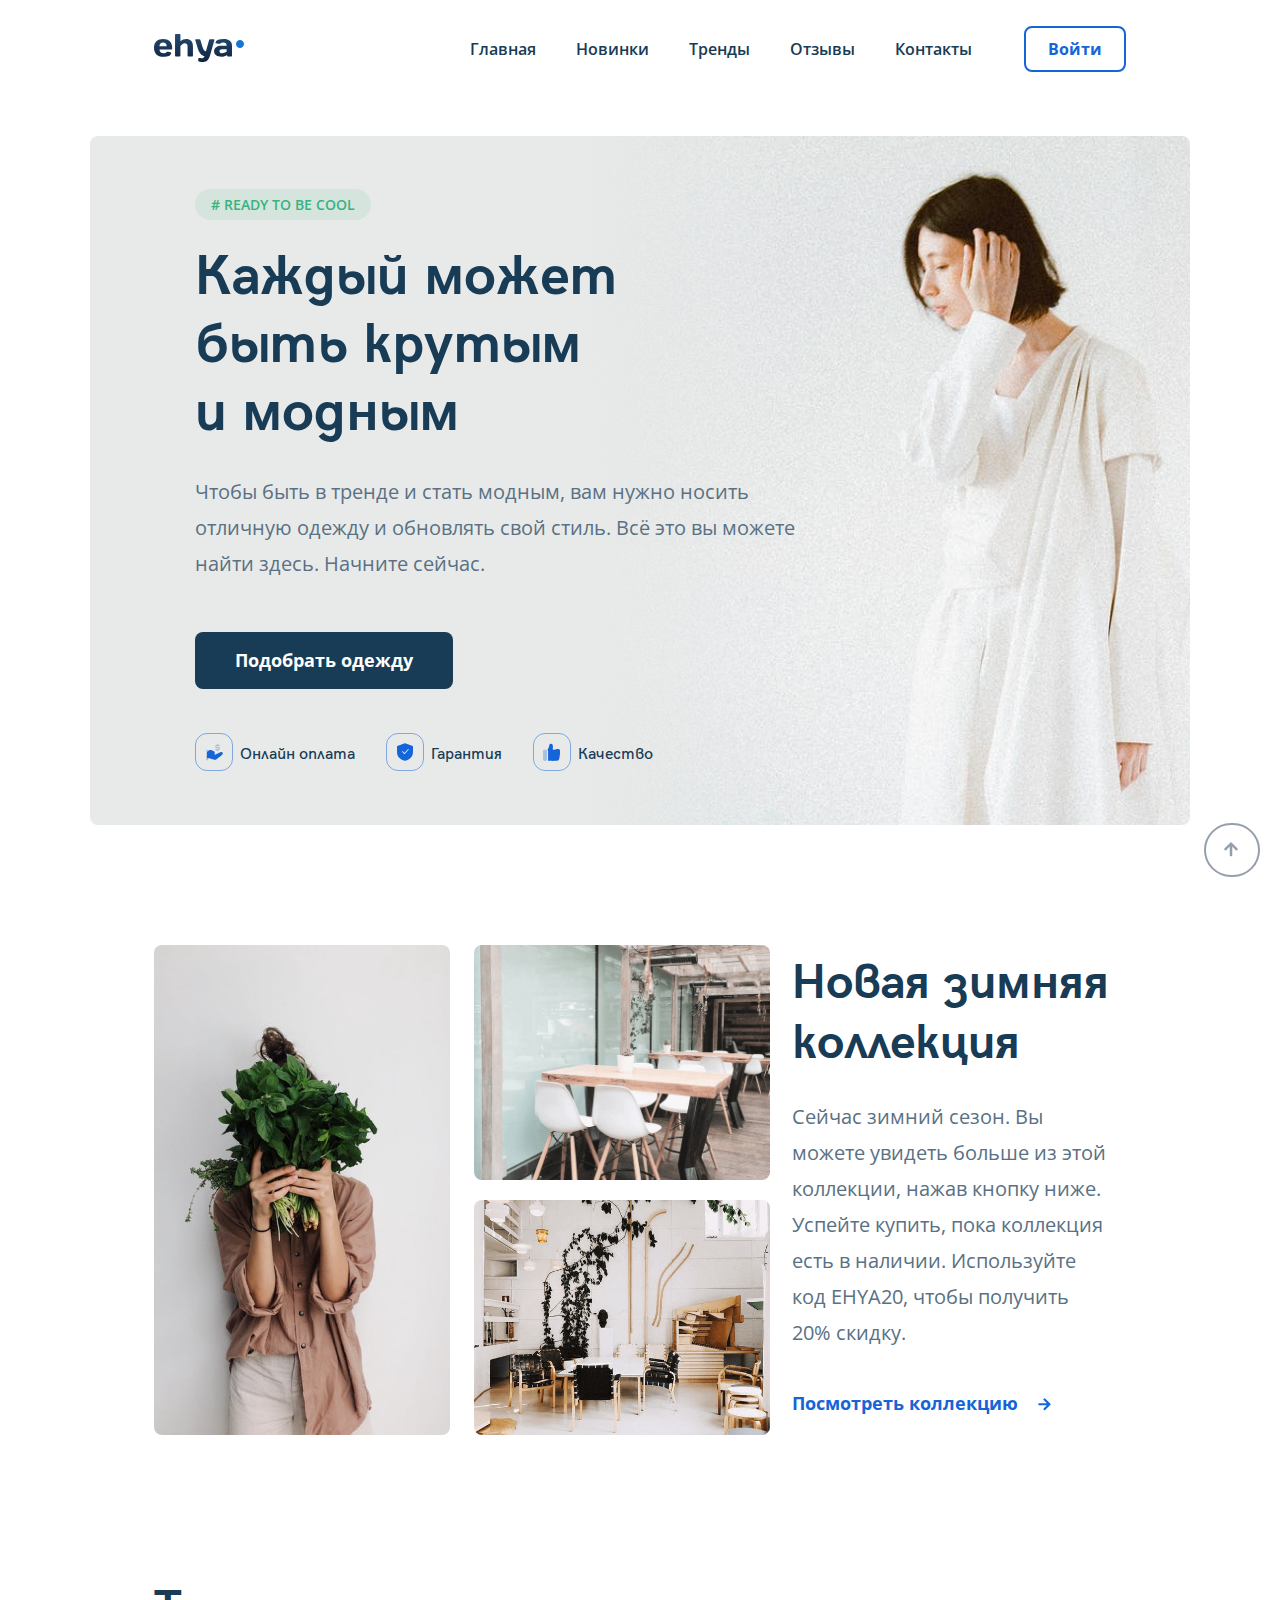
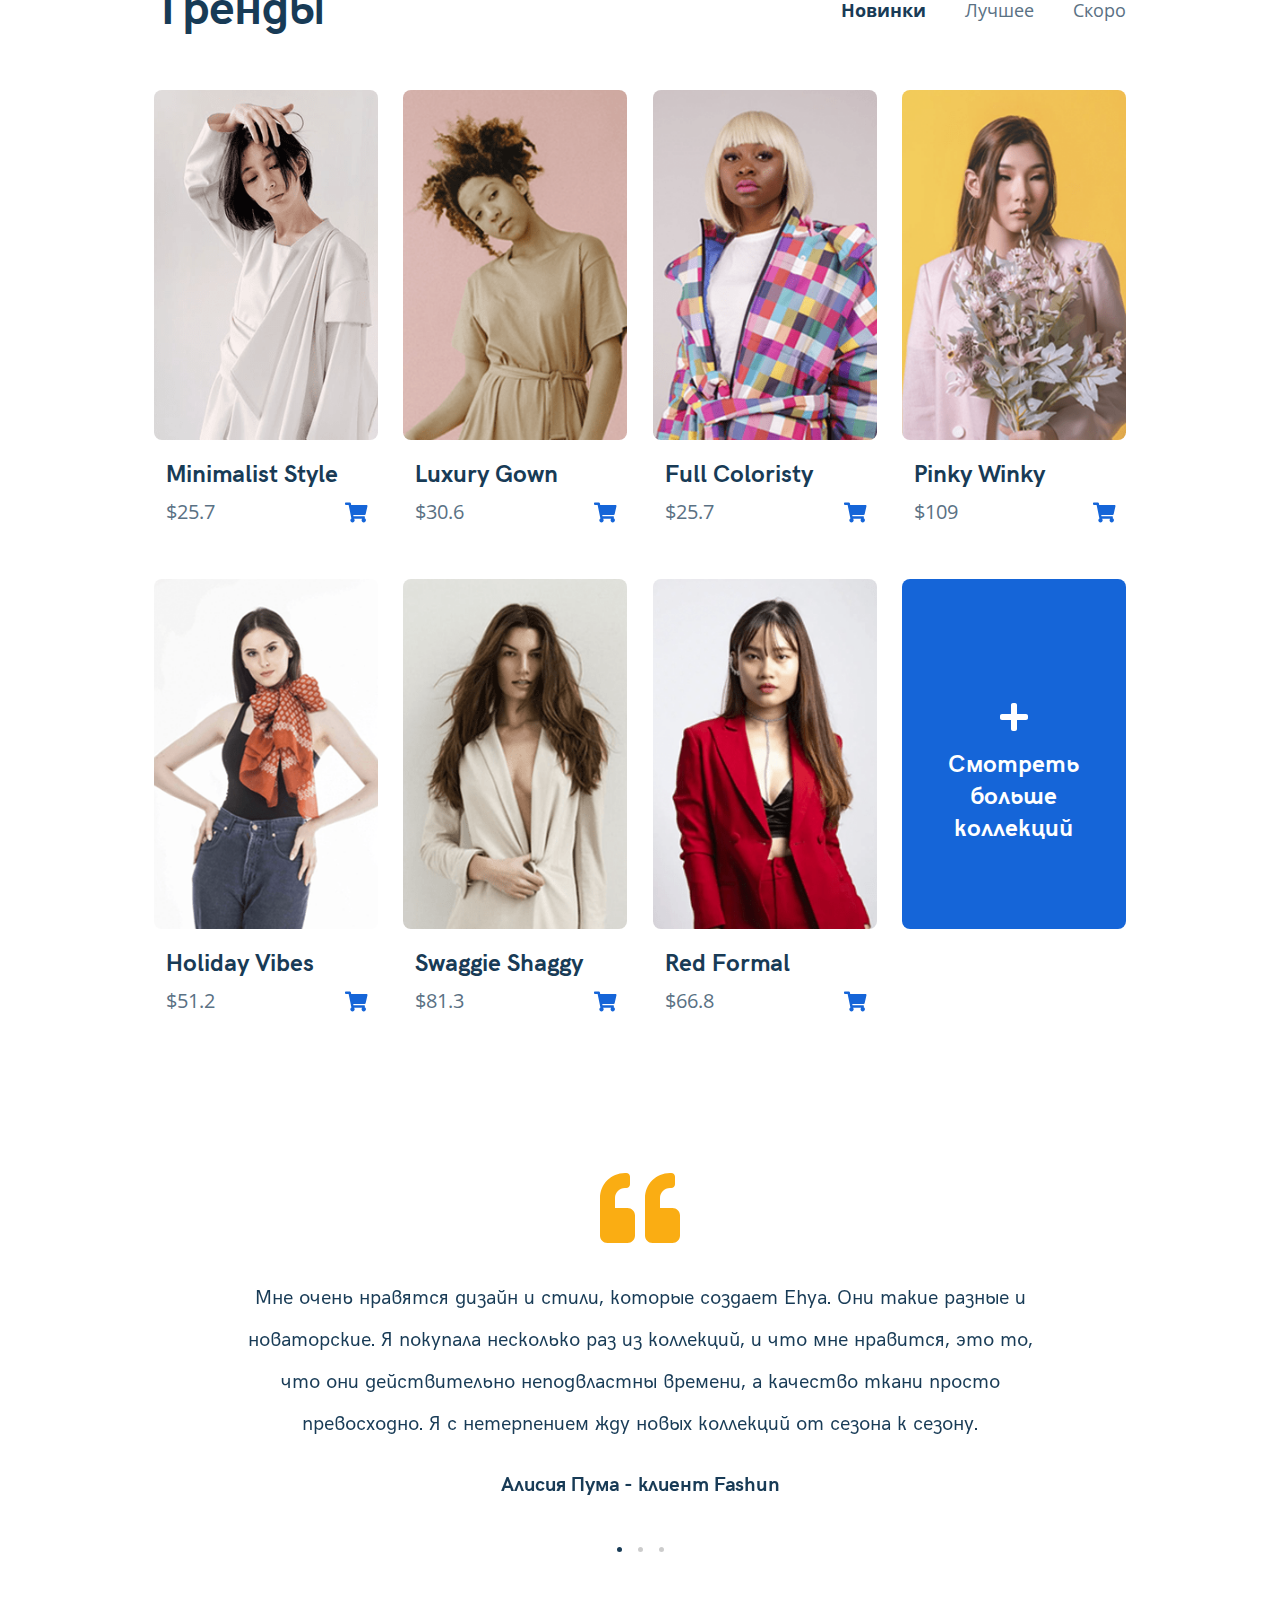
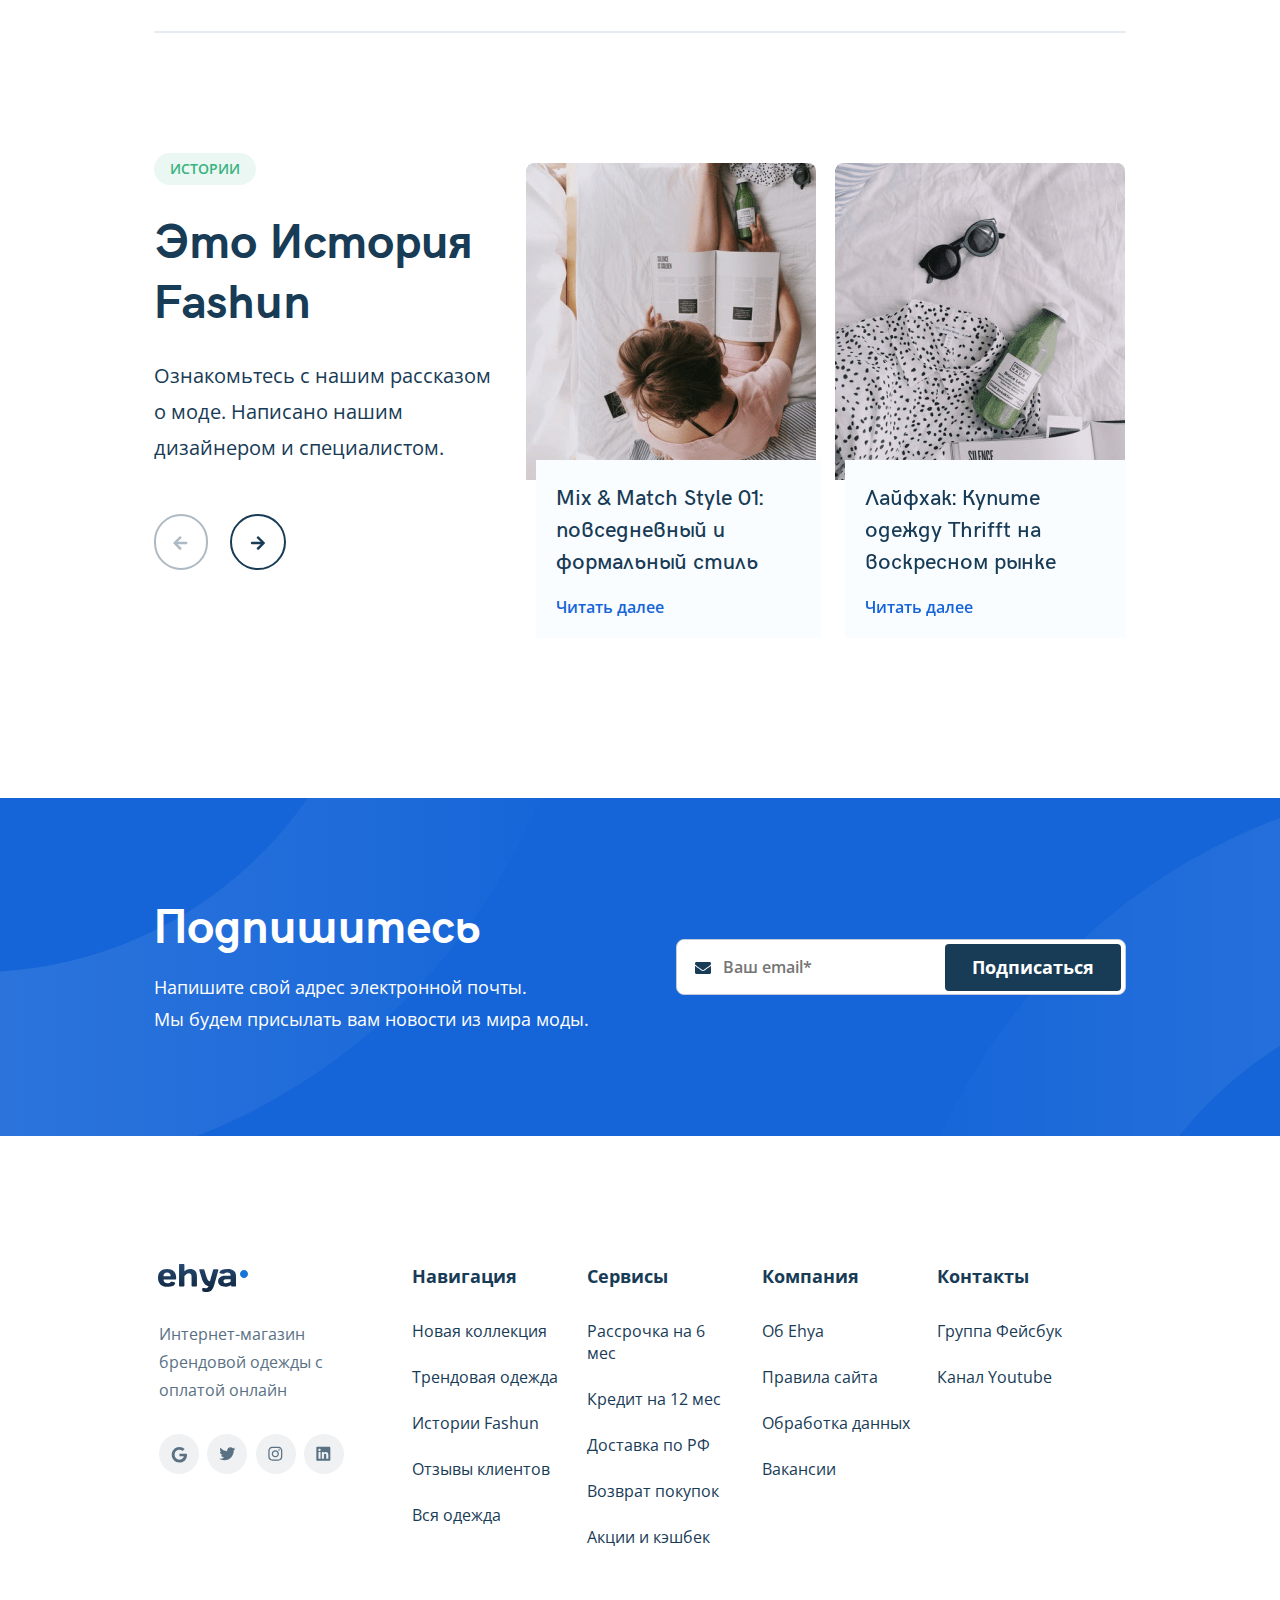
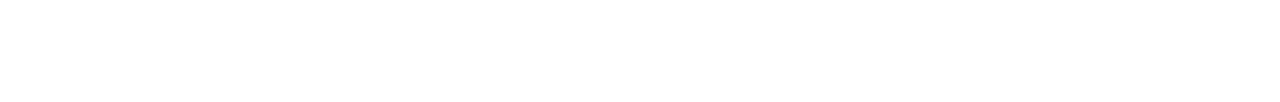
<file: index.html>
<!DOCTYPE html>
<html lang="ru">
  <head>
    <meta charset="UTF-8" />
    <meta name="viewport" content="width=device-width, initial-scale=1.0" />
    <title>Ehya Fashun</title>
    <link
      rel="apple-touch-icon"
      sizes="57x57"
      href="img/favicon//apple-icon-57x57.png"
    />
    <link
      rel="apple-touch-icon"
      sizes="60x60"
      href="img/favicon//apple-icon-60x60.png"
    />
    <link
      rel="apple-touch-icon"
      sizes="72x72"
      href="img/favicon//apple-icon-72x72.png"
    />
    <link
      rel="apple-touch-icon"
      sizes="76x76"
      href="img/favicon//apple-icon-76x76.png"
    />
    <link
      rel="apple-touch-icon"
      sizes="114x114"
      href="img/favicon//apple-icon-114x114.png"
    />
    <link
      rel="apple-touch-icon"
      sizes="120x120"
      href="img/favicon//apple-icon-120x120.png"
    />
    <link
      rel="apple-touch-icon"
      sizes="144x144"
      href="img/favicon//apple-icon-144x144.png"
    />
    <link
      rel="apple-touch-icon"
      sizes="152x152"
      href="img/favicon//apple-icon-152x152.png"
    />
    <link
      rel="apple-touch-icon"
      sizes="180x180"
      href="img/favicon//apple-icon-180x180.png"
    />
    <link
      rel="icon"
      type="image/png"
      sizes="192x192"
      href="img/favicon//android-icon-192x192.png"
    />
    <link
      rel="icon"
      type="image/png"
      sizes="32x32"
      href="img/favicon//favicon-32x32.png"
    />
    <link
      rel="icon"
      type="image/png"
      sizes="96x96"
      href="img/favicon//favicon-96x96.png"
    />
    <link
      rel="icon"
      type="image/png"
      sizes="16x16"
      href="img/favicon//favicon-16x16.png"
    />
    <meta name="msapplication-TileColor" content="#ffffff" />
    <meta name="msapplication-TileImage" content="/ms-icon-144x144.png" />
    <meta name="theme-color" content="#ffffff" />
    <link rel="preconnect" href="https://fonts.gstatic.com" />
    <link
      href="https://fonts.googleapis.com/css2?family=Open+Sans:wght@400;600;700&display=swap"
      rel="stylesheet"
    />
    <link rel="stylesheet" href="css/swiper-bundle.min.css" />
    <link rel="stylesheet" href="css/style.css" />
  </head>
  <body>
    <header class="navbar navbar-menu_fixed">
      <div class="container">
        <div class="navbar-menu">
          <div class="navbar-menu_logo">
            <a href="index.html" class="logo"
              ><img src="img/logo.svg" alt="Logo: ehya" class="logo-image"
            /></a>
          </div>
          <!-- /.navbar-menu_logo -->
          <div class="navbar-menu_group">
            <a href="#" class="navbar-menu_close">
              <img
                src="img/close.svg"
                alt="icon: close"
                class="navbar-menu_close_image"
              />
            </a>
            <div class="navbar-menu_group_ul">
              <ul class="navbar-menu_list">
                <li class="navbar-menu_item navbar-menu_item_list">
                  <a href="#" class="navbar-menu_link">Главная</a>
                </li>
                <li class="navbar-menu_item navbar-menu_item_list">
                  <a href="index.html#collections" class="navbar-menu_link"
                    >Новинки</a
                  >
                </li>
                <li class="navbar-menu_item navbar-menu_item_list">
                  <a href="index.html#trends" class="navbar-menu_link"
                    >Тренды</a
                  >
                </li>
                <li class="navbar-menu_item navbar-menu_item_list">
                  <a href="index.html#responses" class="navbar-menu_link"
                    >Отзывы</a
                  >
                </li>
                <li class="navbar-menu_item navbar-menu_item_list">
                  <a href="index.html#contacts" class="navbar-menu_link"
                    >Контакты</a
                  >
                </li>
              </ul>
              <button
                data-toggle="modal"
                data-href="#navbar-modal"
                class="navbar-menu_link_button"
              >
                Войти
              </button>
            </div>
            <!-- /.navbar-menu_group_ul -->
          </div>
          <!-- /.navbar-menu_group -->
          <button class="navbar-button navbar-menu_toggle">
            <span class="navbar-button_line"></span>
            <span class="navbar-button_line"></span>
            <span class="navbar-button_line"></span>
          </button>
        </div>
        <!-- /.navbar-menu -->
      </div>
      <!-- /.container -->
    </header>
    <section class="hero">
      <div class="container hero-container">
        <div class="hero-wrapper">
          <div class="hero-info">
            <span class="hero-hashtag"># ready to be cool</span>
            <h1 lang="en" class="hero-title">
              Каждый может быть крутым и модным
            </h1>
            <p class="hero-text">
              Чтобы быть в тренде и стать модным, вам нужно носить отличную
              одежду и обновлять свой стиль. Всё это вы можете найти здесь.
              Начните сейчас.
            </p>
            <button class="hero-button">Подобрать одежду</button>
            <div class="hero-down">
              <div class="hero-down_item">
                <img
                  src="img/payment.svg"
                  alt="Icon: Онлайн оплата"
                  class="hero-down_item__image"
                />
                <span lang="en" class="hero-down_item__text"
                  >Онлайн&nbsp;оплата</span
                >
              </div>
              <!-- /.hero-down_item -->
              <div class="hero-down_item">
                <img
                  src="img/guarantee.svg"
                  alt="Icon: Гарантия"
                  class="hero-down_item__image"
                />
                <span lang="en" class="hero-down_item__text">Гарантия</span>
              </div>
              <!-- /.hero-down_item -->
              <div class="hero-down_item">
                <img
                  src="img/quality.svg"
                  alt="Icon: Качество"
                  class="hero-down_item__image"
                />
                <span lang="en" class="hero-down_item__text">Качество</span>
              </div>
              <!-- /.hero-down_item -->
            </div>
            <!-- /.hero-down -->
          </div>
          <!-- /.hero-info -->
        </div>
        <!-- /.hero-wrapper -->
      </div>
      <!-- /.container-hero -->
    </section>
    <!-- /.hero -->
    <section id="collections" class="collections">
      <div class="container">
        <div class="collections-wrapper">
          <div class="collections-images">
            <img
              src="img/hero-collection.png"
              alt="Hero collection image"
              class="collections-images_hero"
            />
            <img
              src="img/second-collection.png"
              alt="Second collection image"
              class="collections-images_group"
            />
            <img
              src="img/third-collection.png"
              alt="Third collection image"
              class="collections-images_group"
            />
          </div>
          <!-- /.collections-images -->
          <div class="collections-content">
            <h2 lang="en" class="collections-title">Новая зимняя коллекция</h2>
            <div class="collections-text">
              Сейчас зимний сезон. Вы можете увидеть больше из этой коллекции,
              нажав кнопку ниже. Успейте купить, пока коллекция есть в наличии.
              Используйте код EHYA20, чтобы получить 20%&nbsp;скидку.
            </div>
            <!-- /.collections-text -->
            <div class="collections-link">
              <a href="#" class="collections-link_item">
                <div class="collections-link_text">Посмотреть коллекцию</div>
                <!-- /.wrapper-link_text -->
                <div class="collections-link_icon">
                  <img
                    src="img/arrow-right.svg"
                    alt="Icon: arrow right"
                    class="collections-link_icon_right"
                  />
                </div>
                <!-- /.wrapper-link_icon -->
              </a>
            </div>
            <!-- /.collections-link -->
          </div>
          <!-- /.collections-content -->
        </div>
        <!-- /.collections-wrapper -->
      </div>
      <!-- /.container -->
    </section>
    <!-- /.collections -->
    <section id="trends" class="trending">
      <div class="container trending-container">
        <div class="trending-wrapper">
          <div class="trending-texts trending-texts_group">
            <h2 lang="en" class="trending-texts_title">Тренды</h2>
            <div class="tabs">
              <div class="tabs-wrap">
                <div
                  data-target="#new"
                  class="trending-tabs trending-tabs_active"
                >
                  Новинки
                </div>
              </div>
              <!-- /.tabs-wrap -->
              <div class="tabs-wrap">
                <div data-target="#best" class="trending-tabs">Лучшее</div>
              </div>
              <!-- /.tabs-wrap -->
              <div class="tabs-wrap">
                <div data-target="#soon" class="trending-tabs">Скоро</div>
              </div>
              <!-- /.tabs-wrap -->
            </div>
            <!-- /.tabs -->
          </div>
          <!-- /.trending-texts_group -->
          <ul class="content">
            <li
              id="new"
              class="trending-content trending-content_active trending-content_item"
            >
              <div class="trending-goods trending-goods_group">
                <div class="trending-goods_card">
                  <div class="trending-goods_card_wrapper">
                    <img
                      src="img/trending-1.png"
                      alt="Collection Photo"
                      class="trending-goods_card_wrapper_image"
                    />
                  </div>
                  <!-- /.trending-goods_card_wrapper-->
                  <div class="trending-goods_card_details">
                    <h3 class="trending-goods_card_details_title">
                      Minimalist Style
                    </h3>
                    <div class="trending-goods_card_details_group">
                      <span class="trending-goods_card_details_price">
                        $25.7
                      </span>
                      <div class="trending-goods_card_details_cart">
                        <a href="#">
                          <img
                            src="img/basket.svg"
                            alt="Icon: basket"
                            class="trending-goods_card_details_cart_image"
                          />
                        </a>
                      </div>
                    </div>
                    <!-- /.trending-goods_card_details_group-->
                  </div>
                  <!-- /.trending-goods_card_details-->
                </div>
                <!-- /.trending-goods_card -->
                <div class="trending-goods_card">
                  <div class="trending-goods_card_wrapper">
                    <img
                      src="img/trending-2.png"
                      alt="Collection Photo"
                      class="trending-goods_card_wrapper_image"
                    />
                  </div>
                  <!-- /.trending-goods_card_wrapper-->
                  <div class="trending-goods_card_details">
                    <h3 class="trending-goods_card_details_title">
                      Luxury Gown
                    </h3>
                    <div class="trending-goods_card_details_group">
                      <span class="trending-goods_card_details_price">
                        $30.6
                      </span>
                      <div class="trending-goods_card_details_cart">
                        <a href="#">
                          <img
                            src="img/basket.svg"
                            alt="Icon: basket"
                            class="trending-goods_card_details_cart_image"
                          />
                        </a>
                      </div>
                    </div>
                    <!-- /.trending-goods_card_details_group-->
                  </div>
                  <!-- /.trending-goods_card_details-->
                </div>
                <!-- /.trending-goods_card -->
                <div class="trending-goods_card">
                  <div class="trending-goods_card_wrapper">
                    <img
                      src="img/trending-3.png"
                      alt="Collection Photo"
                      class="trending-goods_card_wrapper_image"
                    />
                  </div>
                  <!-- /.trending-goods_card_wrapper-->
                  <div class="trending-goods_card_details">
                    <h3 class="trending-goods_card_details_title">
                      Full Coloristy
                    </h3>
                    <div class="trending-goods_card_details_group">
                      <span class="trending-goods_card_details_price">
                        $25.7
                      </span>
                      <div class="trending-goods_card_details_cart">
                        <a href="#">
                          <img
                            src="img/basket.svg"
                            alt="Icon: basket"
                            class="trending-goods_card_details_cart_image"
                          />
                        </a>
                      </div>
                    </div>
                    <!-- /.trending-goods_card_details_group-->
                  </div>
                  <!-- /.trending-goods_card_details-->
                </div>
                <!-- /.trending-goods_card -->
                <div class="trending-goods_card_del">
                  <div class="trending-goods_card_wrapper">
                    <img
                      src="img/trending-4.png"
                      alt="Collection Photo"
                      class="trending-goods_card_wrapper_image"
                    />
                  </div>
                  <!-- /.trending-goods_card_wrapper-->
                  <div class="trending-goods_card_details">
                    <h3 class="trending-goods_card_details_title">
                      Pinky Winky
                    </h3>
                    <div class="trending-goods_card_details_group">
                      <span class="trending-goods_card_details_price">
                        $109
                      </span>
                      <div class="trending-goods_card_details_cart">
                        <a href="#">
                          <img
                            src="img/basket.svg"
                            alt="Icon: basket"
                            class="trending-goods_card_details_cart_image"
                          />
                        </a>
                      </div>
                    </div>
                    <!-- /.trending-goods_card_details_group-->
                  </div>
                  <!-- /.trending-goods_card_details-->
                </div>
                <!-- /.trending-goods_card -->
                <div class="trending-goods_card_del">
                  <div class="trending-goods_card_wrapper">
                    <img
                      src="img/trending-5.png"
                      alt="Collection Photo"
                      class="trending-goods_card_wrapper_image"
                    />
                  </div>
                  <!-- /.trending-goods_card_wrapper-->
                  <div class="trending-goods_card_details">
                    <h3 class="trending-goods_card_details_title">
                      Holiday Vibes
                    </h3>
                    <div class="trending-goods_card_details_group">
                      <span class="trending-goods_card_details_price">
                        $51.2
                      </span>
                      <div class="trending-goods_card_details_cart">
                        <a href="#">
                          <img
                            src="img/basket.svg"
                            alt="Icon: basket"
                            class="trending-goods_card_details_cart_image"
                          />
                        </a>
                      </div>
                    </div>
                    <!-- /.trending-goods_card_details_group-->
                  </div>
                  <!-- /.trending-goods_card_details-->
                </div>
                <!-- /.trending-goods_card -->
                <div class="trending-goods_card">
                  <div class="trending-goods_card_wrapper">
                    <img
                      src="img/trending-6.png"
                      alt="Collection Photo"
                      class="trending-goods_card_wrapper_image"
                    />
                  </div>
                  <!-- /.trending-goods_card_wrapper-->
                  <div class="trending-goods_card_details">
                    <h3 class="trending-goods_card_details_title">
                      Swaggie Shaggy
                    </h3>
                    <div class="trending-goods_card_details_group">
                      <span class="trending-goods_card_details_price">
                        $81.3
                      </span>
                      <div class="trending-goods_card_details_cart">
                        <a href="#">
                          <img
                            src="img/basket.svg"
                            alt="Icon: basket"
                            class="trending-goods_card_details_cart_image"
                          />
                        </a>
                      </div>
                    </div>
                    <!-- /.trending-goods_card_details_group-->
                  </div>
                  <!-- /.trending-goods_card_details-->
                </div>
                <!-- /.trending-goods_card -->
                <div class="trending-goods_card">
                  <div class="trending-goods_card_wrapper">
                    <img
                      src="img/trending-7.png"
                      alt="Collection Photo"
                      class="trending-goods_card_wrapper_image"
                    />
                  </div>
                  <!-- /.trending-goods_card_wrapper-->
                  <div class="trending-goods_card_details">
                    <h3 class="trending-goods_card_details_title">
                      Red Formal
                    </h3>
                    <div class="trending-goods_card_details_group">
                      <span class="trending-goods_card_details_price">
                        $66.8
                      </span>
                      <div class="trending-goods_card_details_cart">
                        <a href="#">
                          <img
                            src="img/basket.svg"
                            alt="Icon: basket"
                            class="trending-goods_card_details_cart_image"
                          />
                        </a>
                      </div>
                    </div>
                    <!-- /.trending-goods_card_details_group-->
                  </div>
                  <!-- /.trending-goods_card_details-->
                </div>
                <!-- /.trending-goods_card -->
                <div class="trending-goods_card">
                  <div class="trending-goods_card_wrapper">
                    <div class="trending-goods_card_wrapper_bg">
                      <div class="trending-goods_card_wrapper_icon"></div>
                      <a
                        href="#"
                        lang="en"
                        class="trending-goods_card_wrapper_text"
                      >
                        Смотреть больше коллекций
                      </a>
                    </div>
                  </div>
                  <!-- /.trending-goods_card_details -->
                </div>
                <!-- /.trending-goods_card -->
              </div>
              <!-- /.trending-goods trending-goods_group -->
            </li>
            <li id="best" class="trending-content trending-content_item">
              <div class="trending-goods trending-goods_group">
                <div class="trending-goods_card">
                  <div class="trending-goods_card_wrapper">
                    <img
                      src="img/trending-7.png"
                      alt="Collection Photo"
                      class="trending-goods_card_wrapper_image"
                    />
                  </div>
                  <!-- /.trending-goods_card_wrapper-->
                  <div class="trending-goods_card_details">
                    <h3 class="trending-goods_card_details_title">
                      Red Formal
                    </h3>
                    <div class="trending-goods_card_details_group">
                      <span class="trending-goods_card_details_price">
                        $66.8
                      </span>
                      <div class="trending-goods_card_details_cart">
                        <a href="#">
                          <img
                            src="img/basket.svg"
                            alt="Icon: basket"
                            class="trending-goods_card_details_cart_image"
                          />
                        </a>
                      </div>
                    </div>
                    <!-- /.trending-goods_card_details_group-->
                  </div>
                  <!-- /.trending-goods_card_details-->
                </div>
                <!-- /.trending-goods_card -->
                <div class="trending-goods_card">
                  <div class="trending-goods_card_wrapper">
                    <img
                      src="img/trending-6.png"
                      alt="Collection Photo"
                      class="trending-goods_card_wrapper_image"
                    />
                  </div>
                  <!-- /.trending-goods_card_wrapper-->
                  <div class="trending-goods_card_details">
                    <h3 class="trending-goods_card_details_title">
                      Swaggie Shaggy
                    </h3>
                    <div class="trending-goods_card_details_group">
                      <span class="trending-goods_card_details_price">
                        $81.3
                      </span>
                      <div class="trending-goods_card_details_cart">
                        <a href="#">
                          <img
                            src="img/basket.svg"
                            alt="Icon: basket"
                            class="trending-goods_card_details_cart_image"
                          />
                        </a>
                      </div>
                    </div>
                    <!-- /.trending-goods_card_details_group-->
                  </div>
                  <!-- /.trending-goods_card_details-->
                </div>
                <!-- /.trending-goods_card -->
                <div class="trending-goods_card_del">
                  <div class="trending-goods_card_wrapper">
                    <img
                      src="img/trending-5.png"
                      alt="Collection Photo"
                      class="trending-goods_card_wrapper_image"
                    />
                  </div>
                  <!-- /.trending-goods_card_wrapper-->
                  <div class="trending-goods_card_details">
                    <h3 class="trending-goods_card_details_title">
                      Holiday Vibes
                    </h3>
                    <div class="trending-goods_card_details_group">
                      <span class="trending-goods_card_details_price">
                        $51.2
                      </span>
                      <div class="trending-goods_card_details_cart">
                        <a href="#">
                          <img
                            src="img/basket.svg"
                            alt="Icon: basket"
                            class="trending-goods_card_details_cart_image"
                          />
                        </a>
                      </div>
                    </div>
                    <!-- /.trending-goods_card_details_group-->
                  </div>
                  <!-- /.trending-goods_card_details-->
                </div>
                <!-- /.trending-goods_card -->
                <div class="trending-goods_card_del">
                  <div class="trending-goods_card_wrapper">
                    <img
                      src="img/trending-4.png"
                      alt="Collection Photo"
                      class="trending-goods_card_wrapper_image"
                    />
                  </div>
                  <!-- /.trending-goods_card_wrapper-->
                  <div class="trending-goods_card_details">
                    <h3 class="trending-goods_card_details_title">
                      Pinky Winky
                    </h3>
                    <div class="trending-goods_card_details_group">
                      <span class="trending-goods_card_details_price">
                        $109
                      </span>
                      <div class="trending-goods_card_details_cart">
                        <a href="#">
                          <img
                            src="img/basket.svg"
                            alt="Icon: basket"
                            class="trending-goods_card_details_cart_image"
                          />
                        </a>
                      </div>
                    </div>
                    <!-- /.trending-goods_card_details_group-->
                  </div>
                  <!-- /.trending-goods_card_details-->
                </div>
                <!-- /.trending-goods_card -->
                <div class="trending-goods_card">
                  <div class="trending-goods_card_wrapper">
                    <img
                      src="img/trending-3.png"
                      alt="Collection Photo"
                      class="trending-goods_card_wrapper_image"
                    />
                  </div>
                  <!-- /.trending-goods_card_wrapper-->
                  <div class="trending-goods_card_details">
                    <h3 class="trending-goods_card_details_title">
                      Full Coloristy
                    </h3>
                    <div class="trending-goods_card_details_group">
                      <span class="trending-goods_card_details_price">
                        $25.7
                      </span>
                      <div class="trending-goods_card_details_cart">
                        <a href="#">
                          <img
                            src="img/basket.svg"
                            alt="Icon: basket"
                            class="trending-goods_card_details_cart_image"
                          />
                        </a>
                      </div>
                    </div>
                    <!-- /.trending-goods_card_details_group-->
                  </div>
                  <!-- /.trending-goods_card_details-->
                </div>
                <!-- /.trending-goods_card -->
                <div class="trending-goods_card">
                  <div class="trending-goods_card_wrapper">
                    <img
                      src="img/trending-2.png"
                      alt="Collection Photo"
                      class="trending-goods_card_wrapper_image"
                    />
                  </div>
                  <!-- /.trending-goods_card_wrapper-->
                  <div class="trending-goods_card_details">
                    <h3 class="trending-goods_card_details_title">
                      Luxury Gown
                    </h3>
                    <div class="trending-goods_card_details_group">
                      <span class="trending-goods_card_details_price">
                        $30.6
                      </span>
                      <div class="trending-goods_card_details_cart">
                        <a href="#">
                          <img
                            src="img/basket.svg"
                            alt="Icon: basket"
                            class="trending-goods_card_details_cart_image"
                          />
                        </a>
                      </div>
                    </div>
                    <!-- /.trending-goods_card_details_group-->
                  </div>
                  <!-- /.trending-goods_card_details-->
                </div>
                <!-- /.trending-goods_card -->
                <div class="trending-goods_card">
                  <div class="trending-goods_card_wrapper">
                    <img
                      src="img/trending-1.png"
                      alt="Collection Photo"
                      class="trending-goods_card_wrapper_image"
                    />
                  </div>
                  <!-- /.trending-goods_card_wrapper-->
                  <div class="trending-goods_card_details">
                    <h3 class="trending-goods_card_details_title">
                      Minimalist Style
                    </h3>
                    <div class="trending-goods_card_details_group">
                      <span class="trending-goods_card_details_price">
                        $25.7
                      </span>
                      <div class="trending-goods_card_details_cart">
                        <a href="#">
                          <img
                            src="img/basket.svg"
                            alt="Icon: basket"
                            class="trending-goods_card_details_cart_image"
                          />
                        </a>
                      </div>
                    </div>
                    <!-- /.trending-goods_card_details_group-->
                  </div>
                  <!-- /.trending-goods_card_details-->
                </div>
                <!-- /.trending-goods_card -->
                <div class="trending-goods_card">
                  <div class="trending-goods_card_wrapper">
                    <div class="trending-goods_card_wrapper_bg">
                      <div class="trending-goods_card_wrapper_icon"></div>
                      <a
                        href="#"
                        lang="en"
                        class="trending-goods_card_wrapper_text"
                      >
                        Смотреть больше коллекций
                      </a>
                    </div>
                  </div>
                  <!-- /.trending-goods_card_details -->
                </div>
                <!-- /.trending-goods_card -->
              </div>
              <!-- /.trending-goods trending-goods_group -->
            </li>
            <li id="soon" class="trending-content trending-content_item">
              <div class="trending-goods trending-goods_group">
                <div class="trending-goods_card">
                  <div class="trending-goods_card_wrapper">
                    <img
                      src="img/trending-2.png"
                      alt="Collection Photo"
                      class="trending-goods_card_wrapper_image"
                    />
                  </div>
                  <!-- /.trending-goods_card_wrapper-->
                  <div class="trending-goods_card_details">
                    <h3 class="trending-goods_card_details_title">
                      Luxury Gown
                    </h3>
                    <div class="trending-goods_card_details_group">
                      <span class="trending-goods_card_details_price">
                        $30.6
                      </span>
                      <div class="trending-goods_card_details_cart">
                        <a href="#">
                          <img
                            src="img/basket.svg"
                            alt="Icon: basket"
                            class="trending-goods_card_details_cart_image"
                          />
                        </a>
                      </div>
                    </div>
                    <!-- /.trending-goods_card_details_group-->
                  </div>
                  <!-- /.trending-goods_card_details-->
                </div>
                <!-- /.trending-goods_card -->
                <div class="trending-goods_card_del">
                  <div class="trending-goods_card_wrapper">
                    <img
                      src="img/trending-4.png"
                      alt="Collection Photo"
                      class="trending-goods_card_wrapper_image"
                    />
                  </div>
                  <!-- /.trending-goods_card_wrapper-->
                  <div class="trending-goods_card_details">
                    <h3 class="trending-goods_card_details_title">
                      Pinky Winky
                    </h3>
                    <div class="trending-goods_card_details_group">
                      <span class="trending-goods_card_details_price">
                        $109
                      </span>
                      <div class="trending-goods_card_details_cart">
                        <a href="#">
                          <img
                            src="img/basket.svg"
                            alt="Icon: basket"
                            class="trending-goods_card_details_cart_image"
                          />
                        </a>
                      </div>
                    </div>
                    <!-- /.trending-goods_card_details_group-->
                  </div>
                  <!-- /.trending-goods_card_details-->
                </div>
                <!-- /.trending-goods_card -->
                <div class="trending-goods_card">
                  <div class="trending-goods_card_wrapper">
                    <img
                      src="img/trending-6.png"
                      alt="Collection Photo"
                      class="trending-goods_card_wrapper_image"
                    />
                  </div>
                  <!-- /.trending-goods_card_wrapper-->
                  <div class="trending-goods_card_details">
                    <h3 class="trending-goods_card_details_title">
                      Swaggie Shaggy
                    </h3>
                    <div class="trending-goods_card_details_group">
                      <span class="trending-goods_card_details_price">
                        $81.3
                      </span>
                      <div class="trending-goods_card_details_cart">
                        <a href="#">
                          <img
                            src="img/basket.svg"
                            alt="Icon: basket"
                            class="trending-goods_card_details_cart_image"
                          />
                        </a>
                      </div>
                    </div>
                    <!-- /.trending-goods_card_details_group-->
                  </div>
                  <!-- /.trending-goods_card_details-->
                </div>
                <!-- /.trending-goods_card -->
                <div class="trending-goods_card">
                  <div class="trending-goods_card_wrapper">
                    <img
                      src="img/trending-1.png"
                      alt="Collection Photo"
                      class="trending-goods_card_wrapper_image"
                    />
                  </div>
                  <!-- /.trending-goods_card_wrapper-->
                  <div class="trending-goods_card_details">
                    <h3 class="trending-goods_card_details_title">
                      Minimalist Style
                    </h3>
                    <div class="trending-goods_card_details_group">
                      <span class="trending-goods_card_details_price">
                        $25.7
                      </span>
                      <div class="trending-goods_card_details_cart">
                        <a href="#">
                          <img
                            src="img/basket.svg"
                            alt="Icon: basket"
                            class="trending-goods_card_details_cart_image"
                          />
                        </a>
                      </div>
                    </div>
                    <!-- /.trending-goods_card_details_group-->
                  </div>
                  <!-- /.trending-goods_card_details-->
                </div>
                <!-- /.trending-goods_card -->
                <div class="trending-goods_card">
                  <div class="trending-goods_card_wrapper">
                    <img
                      src="img/trending-3.png"
                      alt="Collection Photo"
                      class="trending-goods_card_wrapper_image"
                    />
                  </div>
                  <!-- /.trending-goods_card_wrapper-->
                  <div class="trending-goods_card_details">
                    <h3 class="trending-goods_card_details_title">
                      Full Coloristy
                    </h3>
                    <div class="trending-goods_card_details_group">
                      <span class="trending-goods_card_details_price">
                        $25.7
                      </span>
                      <div class="trending-goods_card_details_cart">
                        <a href="#">
                          <img
                            src="img/basket.svg"
                            alt="Icon: basket"
                            class="trending-goods_card_details_cart_image"
                          />
                        </a>
                      </div>
                    </div>
                    <!-- /.trending-goods_card_details_group-->
                  </div>
                  <!-- /.trending-goods_card_details-->
                </div>
                <!-- /.trending-goods_card -->
                <div class="trending-goods_card_del">
                  <div class="trending-goods_card_wrapper">
                    <img
                      src="img/trending-5.png"
                      alt="Collection Photo"
                      class="trending-goods_card_wrapper_image"
                    />
                  </div>
                  <!-- /.trending-goods_card_wrapper-->
                  <div class="trending-goods_card_details">
                    <h3 class="trending-goods_card_details_title">
                      Holiday Vibes
                    </h3>
                    <div class="trending-goods_card_details_group">
                      <span class="trending-goods_card_details_price">
                        $51.2
                      </span>
                      <div class="trending-goods_card_details_cart">
                        <a href="#">
                          <img
                            src="img/basket.svg"
                            alt="Icon: basket"
                            class="trending-goods_card_details_cart_image"
                          />
                        </a>
                      </div>
                    </div>
                    <!-- /.trending-goods_card_details_group-->
                  </div>
                  <!-- /.trending-goods_card_details-->
                </div>
                <!-- /.trending-goods_card -->
                <div class="trending-goods_card">
                  <div class="trending-goods_card_wrapper">
                    <img
                      src="img/trending-7.png"
                      alt="Collection Photo"
                      class="trending-goods_card_wrapper_image"
                    />
                  </div>
                  <!-- /.trending-goods_card_wrapper-->
                  <div class="trending-goods_card_details">
                    <h3 class="trending-goods_card_details_title">
                      Red Formal
                    </h3>
                    <div class="trending-goods_card_details_group">
                      <span class="trending-goods_card_details_price">
                        $66.8
                      </span>
                      <div class="trending-goods_card_details_cart">
                        <a href="#">
                          <img
                            src="img/basket.svg"
                            alt="Icon: basket"
                            class="trending-goods_card_details_cart_image"
                          />
                        </a>
                      </div>
                    </div>
                    <!-- /.trending-goods_card_details_group-->
                  </div>
                  <!-- /.trending-goods_card_details-->
                </div>
                <!-- /.trending-goods_card -->
                <div class="trending-goods_card">
                  <div class="trending-goods_card_wrapper">
                    <div class="trending-goods_card_wrapper_bg">
                      <div class="trending-goods_card_wrapper_icon"></div>
                      <a
                        href="#"
                        lang="en"
                        class="trending-goods_card_wrapper_text"
                      >
                        Смотреть больше коллекций
                      </a>
                    </div>
                  </div>
                  <!-- /.trending-goods_card_details -->
                </div>
                <!-- /.trending-goods_card -->
              </div>
              <!-- /.trending-goods trending-goods_group -->
            </li>
          </ul>
        </div>
        <!-- /.trending-wrapper -->
      </div>
      <!-- /.trending-container -->
    </section>
    <!-- /.trending -->
    <section id="responses" class="testimonial">
      <div class="container">
        <div class="testimonial-wrapper swiper-container">
          <div class="swiper-wrapper">
            <div class="swiper-slide">
              <div class="testimonial-icon">
                <img
                  src="img/quote-left.svg"
                  alt="quote left"
                  class="swiper-slide"
                />
              </div>

              <p lang="en" class="testimonial-text">
                Мне очень нравятся дизайн и стили, которые создает Ehya. Они
                такие разные и новаторские. Я покупала несколько раз из
                коллекций, и что мне нравится, это то, что они действительно
                неподвластны времени, а качество ткани просто превосходно. Я с
                нетерпением жду новых коллекций от сезона к сезону.
              </p>

              <h3 lang="en" class="testimonial-author">
                Алисия Пума - клиент Fashun
              </h3>
            </div>
            <!-- /.swiper-slide -->
            <div class="swiper-slide">
              <div class="testimonial-icon">
                <img
                  src="img/quote-left.svg"
                  alt="quote left"
                  class="swiper-slide"
                />
              </div>

              <p lang="en" class="testimonial-text">
                Мне очень нравятся дизайн и стили, которые создает Ehya. Они
                такие разные и новаторские. Я покупала несколько раз из
                коллекций, и что мне нравится, это то, что они действительно
                неподвластны времени, а качество ткани просто превосходно.
              </p>

              <h3 lang="en" class="testimonial-author">
                Оливия Тигр - клиент Fashun
              </h3>
            </div>
            <!-- /.swiper-slide -->
            <div class="swiper-slide">
              <div class="testimonial-icon">
                <img
                  src="img/quote-left.svg"
                  alt="quote left"
                  class="swiper-slide"
                />
              </div>

              <p lang="en" class="testimonial-text">
                Мне очень нравятся дизайн и стили, которые создает Ehya. Они
                такие разные и новаторские. Я покупала несколько раз из
                коллекций, и что мне нравится, это то, что они действительно
                неподвластны времени.
              </p>

              <h3 lang="en" class="testimonial-author">
                Джулия Пантера - клиент Fashun
              </h3>
            </div>
            <!-- /.swiper-slide -->
          </div>
          <!-- /.swiper-wrapper -->
          <div class="swiper-pagination"></div>
        </div>
        <!-- /.testimonial-wrapper -->
      </div>
      <!-- /.container -->
    </section>
    <!-- /.testimonial -->
    <section class="stories">
      <div class="stories-container">
        <div class="line"></div>
        <!-- /.line -->
        <div class="stories-wrapper">
          <div class="stories-text">
            <span class="stories-hashtag">Истории</span>
            <h2 lang="en" class="stories-title">Это История Fashun</h2>
            <span class="stories-story">
              Ознакомьтесь с нашим рассказом о&nbsp;моде. Написано нашим
              дизайнером и&nbsp;специалистом.
            </span>
            <div class="stories-buttons">
              <div class="stories-buttons_wrapper">
                <img
                  src="img/button-prev.svg"
                  alt="Icon: arrow prev"
                  class="stories-buttons_prev swiper-button-prev"
                />
              </div>

              <div class="stories-buttons_wrapper">
                <img
                  src="img/button-next.svg"
                  alt="Icon: arrow next"
                  class="stories-buttons_next swiper-button-next"
                />
              </div>
            </div>
          </div>
          <!-- /.stories-text -->
          <div class="stories-slider">
            <div class="stories-slider_wrapper">
              <div class="stories-slider_wrapper_slide">
                <div class="stories-slider_group">
                  <div class="stories-slider_group_picture">
                    <img
                      src="img/story-1.png"
                      alt="Story image"
                      class="stories-slider_group_picture_image"
                    />
                  </div>
                  <!-- /.stories-slider_group_picture -->
                  <div class="stories-slider_group_description">
                    <h3
                      lang="en"
                      class="stories-slider_group_description_title"
                    >
                      Mix & Match Style 01: повседневный и формальный стиль
                    </h3>
                    <a href="#" class="stories-slider_group_description_link"
                      >Читать далее</a
                    >
                  </div>
                  <!-- /.stories-slider_group_description -->
                </div>
                <!-- /.stories-slider_group -->
              </div>
              <!-- /.stories-slider_wrapper_slide -->
              <div class="stories-slider_wrapper_slide">
                <div class="stories-slider_group">
                  <div class="stories-slider_group_picture">
                    <img
                      src="img/story-2.png"
                      alt="Story image"
                      class="stories-slider_group_picture_image"
                    />
                  </div>
                  <!-- /.stories-slider_group_picture -->
                  <div class="stories-slider_group_description">
                    <h3
                      lang="en"
                      class="stories-slider_group_description_title"
                    >
                      Лайфхак: Купите одежду Thrifft на воскресном рынке
                    </h3>
                    <a href="#" class="stories-slider_group_description_link"
                      >Читать далее</a
                    >
                  </div>
                  <!-- /.stories-slider_group_description -->
                </div>
                <!-- /.stories-slider_group -->
              </div>
              <!-- /.stories-slider_wrapper_slide -->
              <div class="stories-slider_wrapper_slide">
                <div class="stories-slider_group">
                  <div class="stories-slider_group_picture">
                    <img
                      src="img/story-1.png"
                      alt="Story image"
                      class="stories-slider_group_picture_image"
                    />
                  </div>
                  <!-- /.stories-slider_group_picture -->
                  <div class="stories-slider_group_description">
                    <h3
                      lang="en"
                      class="stories-slider_group_description_title"
                    >
                      Mix & Match Style 01: повседневный и формальный стиль
                    </h3>
                    <a href="#" class="stories-slider_group_description_link"
                      >Читать далее</a
                    >
                  </div>
                  <!-- /.stories-slider_group_description -->
                </div>
                <!-- /.stories-slider_group -->
              </div>
              <!-- /.stories-slider_wrapper_slide -->
              <div class="stories-slider_wrapper_slide">
                <div class="stories-slider_group">
                  <div class="stories-slider_group_picture">
                    <img
                      src="img/story-2.png"
                      alt="Story image"
                      class="stories-slider_group_picture_image"
                    />
                  </div>
                  <!-- /.stories-slider_group_picture -->
                  <div class="stories-slider_group_description">
                    <h3
                      lang="en"
                      class="stories-slider_group_description_title"
                    >
                      Лайфхак: Купите одежду Thrifft на воскресном рынке
                    </h3>
                    <a href="#" class="stories-slider_group_description_link"
                      >Читать далее</a
                    >
                  </div>
                  <!-- /.stories-slider_group_description -->
                </div>
                <!-- /.stories-slider_group -->
              </div>
              <!-- /.stories-slider_wrapper_slide -->
              <div class="stories-slider_wrapper_slide">
                <div class="stories-slider_group">
                  <div class="stories-slider_group_picture">
                    <img
                      src="img/story-1.png"
                      alt="Story image"
                      class="stories-slider_group_picture_image"
                    />
                  </div>
                  <!-- /.stories-slider_group_picture -->
                  <div class="stories-slider_group_description">
                    <h3
                      lang="en"
                      class="stories-slider_group_description_title"
                    >
                      Mix & Match Style 01: повседневный и формальный стиль
                    </h3>
                    <a href="#" class="stories-slider_group_description_link"
                      >Читать далее</a
                    >
                  </div>
                  <!-- /.stories-slider_group_description -->
                </div>
                <!-- /.stories-slider_group -->
              </div>
              <!-- /.stories-slider_wrapper_slide -->
              <div class="stories-slider_wrapper_slide">
                <div class="stories-slider_group">
                  <div class="stories-slider_group_picture">
                    <img
                      src="img/story-2.png"
                      alt="Story image"
                      class="stories-slider_group_picture_image"
                    />
                  </div>
                  <!-- /.stories-slider_group_picture -->
                  <div class="stories-slider_group_description">
                    <h3
                      lang="en"
                      class="stories-slider_group_description_title"
                    >
                      Лайфхак: Купите одежду Thrifft на воскресном рынке
                    </h3>
                    <a href="#" class="stories-slider_group_description_link"
                      >Читать далее</a
                    >
                  </div>
                  <!-- /.stories-slider_group_description -->
                </div>
                <!-- /.stories-slider_group -->
              </div>
              <!-- /.stories-slider_wrapper_slide -->
            </div>
            <!-- /.stories-slider_wrapper -->
          </div>
          <!-- /.stories-slider -->
        </div>
        <!-- /.stories-wrapper -->
      </div>
      <!-- /.container -->
    </section>
    <!-- /.stories -->
    <section class="subscription">
      <div class="container">
        <div class="subscription-wrapper">
          <div class="subscription-wrapper_text">
            <h2 lang="en" class="subscription-wrapper_title">Подпишитесь</h2>
            <span class="subscription-wrapper_description">
              Напишите свой адрес электронной почты. Мы&nbsp;будем присылать вам
              новости из мира моды.
            </span>
          </div>
          <!-- /.subscription-wrapper_text -->
          <form action="send.php" method="POST" class="subscribe form">
            <img
              src="img/email.svg"
              alt="Icon: email"
              class="subscribe-input_icon"
            />
            <input
              type="email"
              class="subscribe-input"
              placeholder="Ваш email*"
              name="email"
              required
            />
            <button class="subscribe-button">Подписаться</button>
          </form>
        </div>
        <!-- /.subscription-wrapper -->
      </div>
      <!-- /.container -->
    </section>
    <!-- /.subscription -->
    <footer class="footer">
      <div class="container">
        <div class="footer-wrapper">
          <div class="footer-wrapper_navbar">
            <div class="footer-wrapper_navbar_main">
              <div class="footer-wrapper_navbar_logo">
                <a href="index.html"
                  ><img
                    src="img/logo.svg"
                    alt="Logo: ehya"
                    class="footer-wrapper_navbar_logo_image"
                /></a>
              </div>
              <!-- /.footer-wrapper_navbar_logo -->
              <div class="footer-wrapper_navbar_slogan">
                Интернет-магазин брендовой одежды с оплатой онлайн
              </div>
              <!-- /.footer-wrapper_navbar_slogan -->
              <div class="footer-wrapper_navbar_icongroup">
                <div class="footer-wrapper_navbar_icon">
                  <a
                    href="https://www.google.com/"
                    class="foote-wrapper_navbar_icon_link"
                    target="blank"
                    ><img
                      src="img/google.svg"
                      alt="Icon: google"
                      class="footer-wrapper_navbar_icon_google"
                  /></a>
                </div>
                <!-- /.footer-wrapper_navbar_icon -->
                <div class="footer-wrapper_navbar_icon">
                  <a
                    href="https://twitter.com/"
                    class="foote-wrapper_navbar_icon_link"
                    target="blank"
                    ><img
                      src="img/twitter.svg"
                      alt="Icon: twitter"
                      class="footer-wrapper_navbar_icon_twitter"
                  /></a>
                </div>
                <!-- /.footer-wrapper_navbar_icon -->
                <div class="footer-wrapper_navbar_icon">
                  <a
                    href="https://www.instagram.com/"
                    class="foote-wrapper_navbar_icon_link"
                    target="blank"
                    ><img
                      src="img/instagram.svg"
                      alt="Icon: instagram"
                      class="footer-wrapper_navbar_icon_instagram"
                  /></a>
                </div>
                <!-- /.footer-wrapper_navbar_icon -->
                <div class="footer-wrapper_navbar_icon">
                  <a
                    href="https://www.linkedin.com/"
                    class="foote-wrapper_navbar_icon_link"
                    target="blank"
                    ><img
                      src="img/linkedin.svg"
                      alt="Icon: linkedin"
                      class="footer-wrapper_navbar_icon_linkedin"
                  /></a>
                </div>
                <!-- /.footer-wrapper_navbar_icon -->
              </div>
              <!-- /.footer-wrapper_navbar_icongroup -->
            </div>
            <!-- /.footer-wrapper_navbar_main -->
            <div class="footer-wrapper_navbar_navigation">
              <h3 class="footer-title">Навигация</h3>
              <ul class="footer-ul">
                <li class="footer-item">
                  <a href="#" class="footer-link">Новая коллекция</a>
                </li>
                <li class="footer-item">
                  <a href="#" class="footer-link">Трендовая одежда</a>
                </li>
                <li class="footer-item">
                  <a href="#" class="footer-link">Истории Fashun</a>
                </li>
                <li class="footer-item">
                  <a href="#" class="footer-link">Отзывы клиентов</a>
                </li>
                <li class="footer-item">
                  <a href="#" class="footer-link">Вся одежда</a>
                </li>
              </ul>
            </div>
            <!-- /.footer-wrapper_navbar_navigation -->
            <div class="footer-wrapper_navbar_services">
              <h3 class="footer-title">Сервисы</h3>
              <ul class="footer-ul">
                <li class="footer-item">
                  <a href="#" class="footer-link">Рассрочка на 6 мес</a>
                </li>
                <li class="footer-item">
                  <a href="#" class="footer-link">Кредит на 12 мес</a>
                </li>
                <li class="footer-item">
                  <a href="#" class="footer-link">Доставка по РФ</a>
                </li>
                <li class="footer-item">
                  <a href="#" class="footer-link">Возврат покупок</a>
                </li>
                <li class="footer-item">
                  <a href="#" class="footer-link">Акции и кэшбек</a>
                </li>
              </ul>
            </div>
            <!-- /.footer-wrapper_navbar_services -->
            <div class="footer-wrapper_navbar_company">
              <h3 class="footer-title">Компания</h3>
              <ul class="footer-ul">
                <li class="footer-item">
                  <a href="#" class="footer-link">Об Ehya</a>
                </li>
                <li class="footer-item">
                  <a href="#" class="footer-link">Правила сайта</a>
                </li>
                <li class="footer-item">
                  <a href="#" class="footer-link">Обработка данных</a>
                </li>
                <li class="footer-item">
                  <a href="#" class="footer-link">Вакансии</a>
                </li>
              </ul>
            </div>
            <!-- /.footer-wrapper_navbar_company -->
            <div id="contacts" class="footer-wrapper_navbar_contacts">
              <h3 class="footer-title">Контакты</h3>
              <ul class="footer-ul">
                <li class="footer-item">
                  <a href="#" class="footer-link">Группа Фейсбук</a>
                </li>
                <li class="footer-item">
                  <a href="#" class="footer-link">Канал Youtube</a>
                </li>
              </ul>
            </div>
            <!-- /.footer-wrapper_navbar_contacts -->
          </div>
          <!-- /.footer-wrapper_navbar -->
        </div>
        <!-- /.footer-wrapper -->
      </div>
      <!-- /.container -->
    </footer>
    <a href="#" class="to-top">
      <img src="img/button-up.svg" alt="Наверх" />
    </a>
    <div class="modal" id="navbar-modal">
      <div class="modal__overlay"></div>
      <!-- /.modal__overlay -->
      <div class="modal__dialog">
        <a href="#" class="modal__close"
          ><img src="img/close.svg" alt="icon: close" />
        </a>
        <h3 class="modal__title">Авторизация</h3>
        <form action="send.php" method="POST" class="modal__form form">
          <input
            type="text"
            class="modal__input"
            placeholder="Ваше имя*"
            name="name"
            required
            minlength="2"
          />
          <input
            type="email"
            class="modal__input"
            placeholder="Ваш email*"
            name="email"
            required
          />
          <div class="modal__butreq">
            <button class="modal__button" type="submit">Войти</button>
            <span class="modal__info">* Обязательно</span>
          </div>
        </form>
      </div>
      <!-- /.modal__dialog -->
    </div>
    <!-- /.modal -->
    <script src="js/jquery-3.5.1.min.js"></script>
    <script src="js/swiper-bundle.min.js"></script>
    <script src="js/jquery.validate.min.js"></script>
    <script src="js/jquery.mask.min.js"></script>
    <script src="js/main.js"></script>
  </body>
</html>
</file>
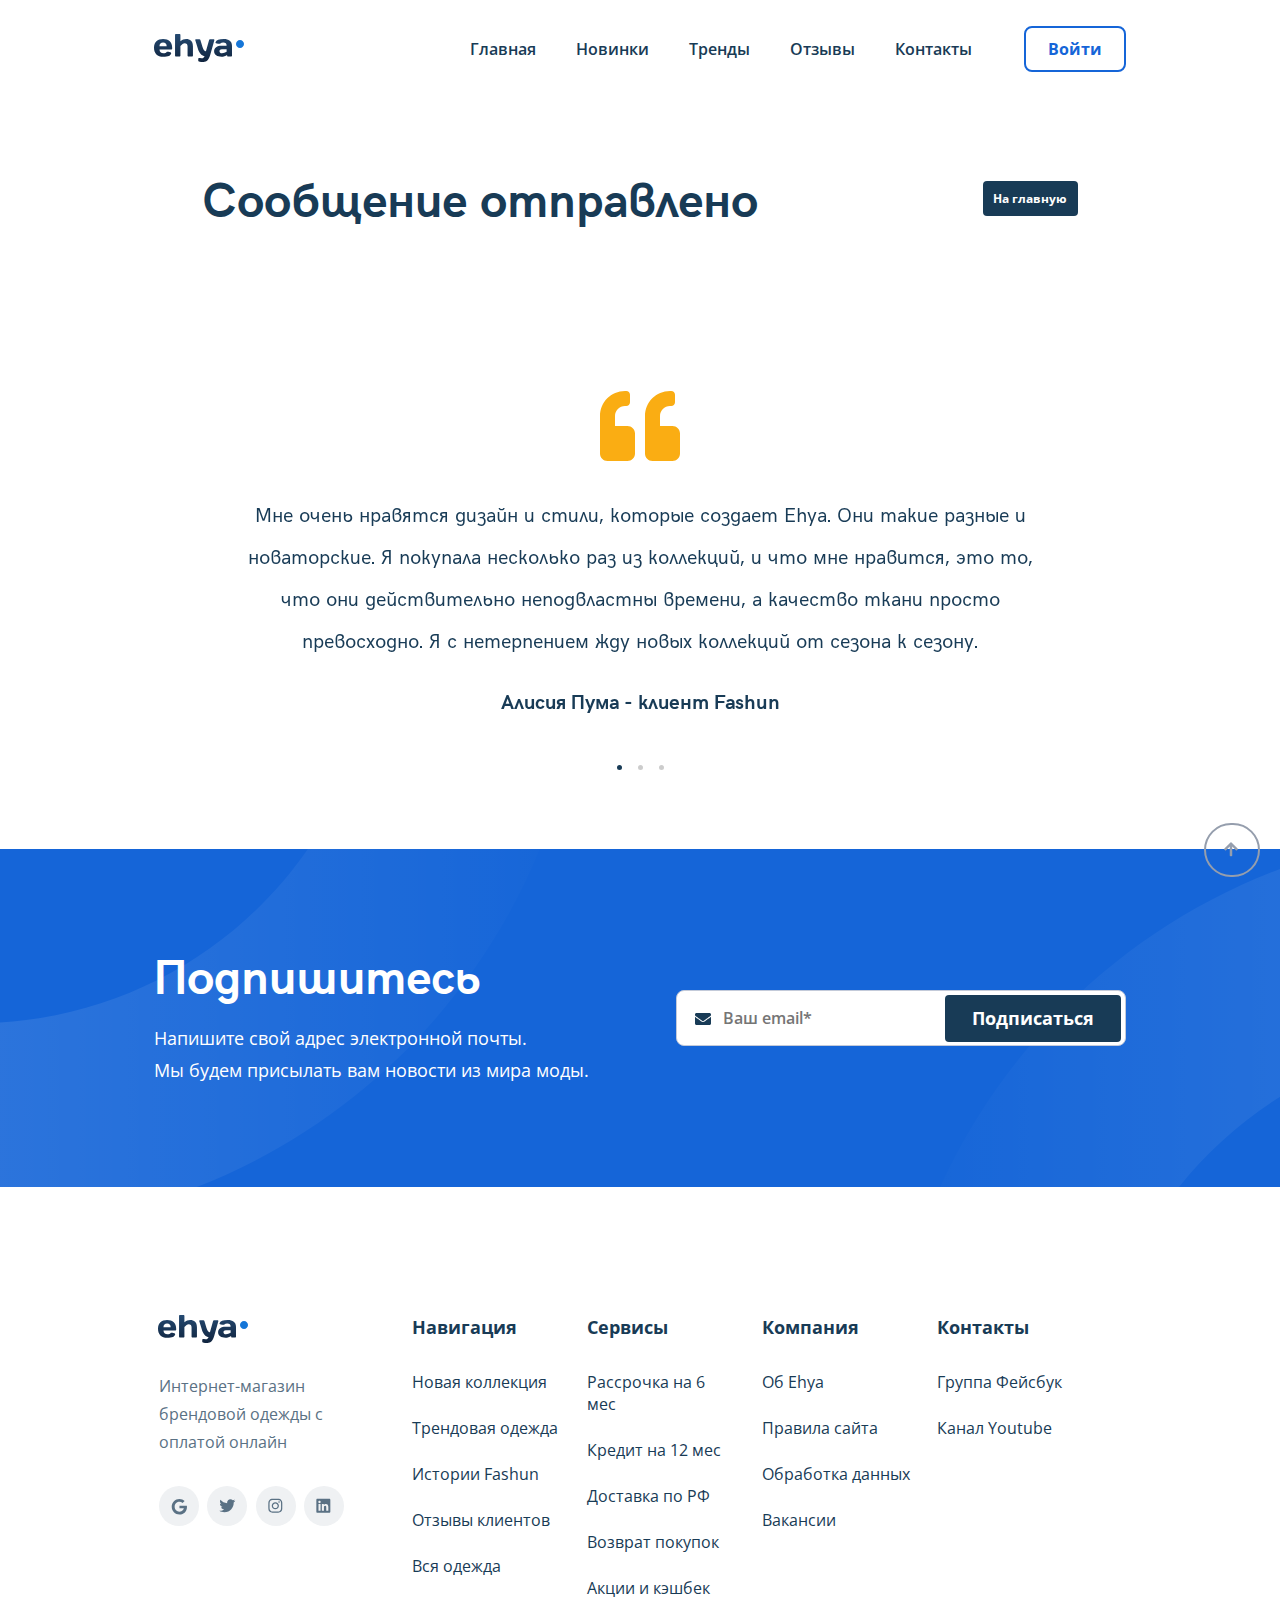
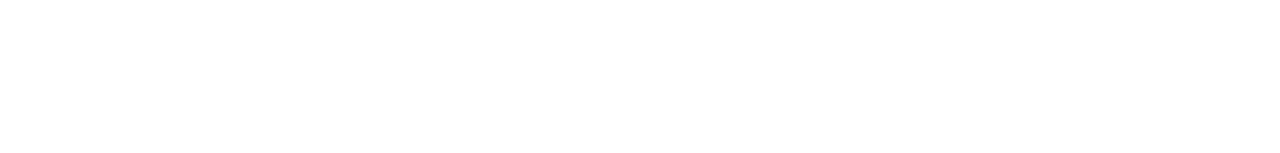
<file: thankyou.html>
<!DOCTYPE html>
<html lang="ru">
  <head>
    <meta charset="UTF-8" />
    <meta name="viewport" content="width=device-width, initial-scale=1.0" />
    <title>Ehya Fashun</title>
    <link
      rel="apple-touch-icon"
      sizes="57x57"
      href="img/favicon//apple-icon-57x57.png"
    />
    <link
      rel="apple-touch-icon"
      sizes="60x60"
      href="img/favicon//apple-icon-60x60.png"
    />
    <link
      rel="apple-touch-icon"
      sizes="72x72"
      href="img/favicon//apple-icon-72x72.png"
    />
    <link
      rel="apple-touch-icon"
      sizes="76x76"
      href="img/favicon//apple-icon-76x76.png"
    />
    <link
      rel="apple-touch-icon"
      sizes="114x114"
      href="img/favicon//apple-icon-114x114.png"
    />
    <link
      rel="apple-touch-icon"
      sizes="120x120"
      href="img/favicon//apple-icon-120x120.png"
    />
    <link
      rel="apple-touch-icon"
      sizes="144x144"
      href="img/favicon//apple-icon-144x144.png"
    />
    <link
      rel="apple-touch-icon"
      sizes="152x152"
      href="img/favicon//apple-icon-152x152.png"
    />
    <link
      rel="apple-touch-icon"
      sizes="180x180"
      href="img/favicon//apple-icon-180x180.png"
    />
    <link
      rel="icon"
      type="image/png"
      sizes="192x192"
      href="img/favicon//android-icon-192x192.png"
    />
    <link
      rel="icon"
      type="image/png"
      sizes="32x32"
      href="img/favicon//favicon-32x32.png"
    />
    <link
      rel="icon"
      type="image/png"
      sizes="96x96"
      href="img/favicon//favicon-96x96.png"
    />
    <link
      rel="icon"
      type="image/png"
      sizes="16x16"
      href="img/favicon//favicon-16x16.png"
    />
    <meta name="msapplication-TileColor" content="#ffffff" />
    <meta name="msapplication-TileImage" content="/ms-icon-144x144.png" />
    <meta name="theme-color" content="#ffffff" />
    <link rel="preconnect" href="https://fonts.gstatic.com" />
    <link
      href="https://fonts.googleapis.com/css2?family=Open+Sans:wght@400;600;700&display=swap"
      rel="stylesheet"
    />
    <link rel="stylesheet" href="css/swiper-bundle.min.css" />
    <link rel="stylesheet" href="css/style.css" />
  </head>

  <body>
    <header class="navbar navbar-menu_fixed">
      <div class="container">
        <div class="navbar-menu">
          <div class="navbar-menu_logo">
            <a href="index.html" class="logo"
              ><img src="img/logo.svg" alt="Logo: ehya" class="logo-image"
            /></a>
          </div>
          <!-- /.navbar-menu_logo -->
          <div class="navbar-menu_group">
            <a href="#" class="navbar-menu_close">
              <img
                src="img/close.svg"
                alt="icon: close"
                class="navbar-menu_close_image"
              />
            </a>
            <div class="navbar-menu_group_ul">
              <ul class="navbar-menu_list">
                <li class="navbar-menu_item navbar-menu_item_list">
                  <a href="#" class="navbar-menu_link">Главная</a>
                </li>
                <li class="navbar-menu_item navbar-menu_item_list">
                  <a href="index.html#collections" class="navbar-menu_link"
                    >Новинки</a
                  >
                </li>
                <li class="navbar-menu_item navbar-menu_item_list">
                  <a href="index.html#trends" class="navbar-menu_link"
                    >Тренды</a
                  >
                </li>
                <li class="navbar-menu_item navbar-menu_item_list">
                  <a href="index.html#responses" class="navbar-menu_link"
                    >Отзывы</a
                  >
                </li>
                <li class="navbar-menu_item navbar-menu_item_list">
                  <a href="index.html#contacts" class="navbar-menu_link"
                    >Контакты</a
                  >
                </li>
              </ul>
              <button
                data-toggle="modal"
                data-href="#navbar-modal"
                class="navbar-menu_link_button"
              >
                Войти
              </button>
            </div>
            <!-- /.navbar-menu_group_ul -->
          </div>
          <!-- /.navbar-menu_group -->
          <button class="navbar-button navbar-menu_toggle">
            <span class="navbar-button_line"></span>
            <span class="navbar-button_line"></span>
            <span class="navbar-button_line"></span>
          </button>
        </div>
        <!-- /.navbar-menu -->
      </div>
      <!-- /.container -->
    </header>
    <section class="hero">
      <div class="container">
        <div class="hero-thankyou">
          <h1 lang="en" class="hero-thankyou_title">Сообщение отправлено</h1>
          <a href="index.html" class="hero-thankyou_button">На главную</a>
        </div>
      </div>
      <!-- /.container -->
    </section>
    <section id="responses" class="testimonial">
      <div class="container">
        <div class="testimonial-wrapper swiper-container">
          <div class="swiper-wrapper">
            <div class="swiper-slide">
              <div class="testimonial-icon">
                <img
                  src="img/quote-left.svg"
                  alt="quote left"
                  class="swiper-slide"
                />
              </div>

              <p lang="en" class="testimonial-text">
                Мне очень нравятся дизайн и стили, которые создает Ehya. Они
                такие разные и новаторские. Я покупала несколько раз из
                коллекций, и что мне нравится, это то, что они действительно
                неподвластны времени, а качество ткани просто превосходно. Я с
                нетерпением жду новых коллекций от сезона к сезону.
              </p>

              <h3 lang="en" class="testimonial-author">
                Алисия Пума - клиент Fashun
              </h3>
            </div>
            <!-- /.swiper-slide -->
            <div class="swiper-slide">
              <div class="testimonial-icon">
                <img
                  src="img/quote-left.svg"
                  alt="quote left"
                  class="swiper-slide"
                />
              </div>

              <p lang="en" class="testimonial-text">
                Мне очень нравятся дизайн и стили, которые создает Ehya. Они
                такие разные и новаторские. Я покупала несколько раз из
                коллекций, и что мне нравится, это то, что они действительно
                неподвластны времени, а качество ткани просто превосходно.
              </p>

              <h3 lang="en" class="testimonial-author">
                Оливия Тигр - клиент Fashun
              </h3>
            </div>
            <!-- /.swiper-slide -->
            <div class="swiper-slide">
              <div class="testimonial-icon">
                <img
                  src="img/quote-left.svg"
                  alt="quote left"
                  class="swiper-slide"
                />
              </div>
              <p lang="en" class="testimonial-text">
                Мне очень нравятся дизайн и стили, которые создает Ehya. Они
                такие разные и новаторские. Я покупала несколько раз из
                коллекций, и что мне нравится, это то, что они действительно
                неподвластны времени.
              </p>

              <h3 lang="en" class="testimonial-author">
                Джулия Пантера - клиент Fashun
              </h3>
            </div>
            <!-- /.swiper-slide -->
          </div>
          <!-- /.swiper-wrapper -->
          <div class="swiper-pagination"></div>
        </div>
        <!-- /.testimonial-wrapper -->
      </div>
      <!-- /.container -->
    </section>
    <!-- /.testimonial -->
    <section class="subscription">
      <div class="container">
        <div class="subscription-wrapper">
          <div class="subscription-wrapper_text">
            <h2 lang="en" class="subscription-wrapper_title">Подпишитесь</h2>
            <span class="subscription-wrapper_description">
              Напишите свой адрес электронной почты. Мы&nbsp;будем присылать вам
              новости из мира моды.
            </span>
          </div>
          <!-- /.subscription-wrapper_text -->
          <form action="send.php" method="POST" class="subscribe form">
            <img
              src="img/email.svg"
              alt="Icon: email"
              class="subscribe-input_icon"
            />
            <input
              type="email"
              class="subscribe-input"
              placeholder="Ваш email*"
              name="email"
              required
            />
            <button class="subscribe-button">Подписаться</button>
          </form>
        </div>
        <!-- /.subscription-wrapper -->
      </div>
      <!-- /.container -->
    </section>
    <!-- /.subscription -->
    <footer class="footer">
      <div class="container">
        <div class="footer-wrapper">
          <div class="footer-wrapper_navbar">
            <div class="footer-wrapper_navbar_main">
              <div class="footer-wrapper_navbar_logo">
                <a href="index.html"
                  ><img
                    src="img/logo.svg"
                    alt="Logo: ehya"
                    class="footer-wrapper_navbar_logo_image"
                /></a>
              </div>
              <!-- /.footer-wrapper_navbar_logo -->
              <div class="footer-wrapper_navbar_slogan">
                Интернет-магазин брендовой одежды с оплатой онлайн
              </div>
              <!-- /.footer-wrapper_navbar_slogan -->
              <div class="footer-wrapper_navbar_icongroup">
                <div class="footer-wrapper_navbar_icon">
                  <a
                    href="https://www.google.com/"
                    class="foote-wrapper_navbar_icon_link"
                    target="blank"
                    ><img
                      src="img/google.svg"
                      alt="Icon: google"
                      class="footer-wrapper_navbar_icon_google"
                  /></a>
                </div>
                <!-- /.footer-wrapper_navbar_icon -->
                <div class="footer-wrapper_navbar_icon">
                  <a
                    href="https://twitter.com/"
                    class="foote-wrapper_navbar_icon_link"
                    target="blank"
                    ><img
                      src="img/twitter.svg"
                      alt="Icon: twitter"
                      class="footer-wrapper_navbar_icon_twitter"
                  /></a>
                </div>
                <!-- /.footer-wrapper_navbar_icon -->
                <div class="footer-wrapper_navbar_icon">
                  <a
                    href="https://www.instagram.com/"
                    class="foote-wrapper_navbar_icon_link"
                    target="blank"
                    ><img
                      src="img/instagram.svg"
                      alt="Icon: instagram"
                      class="footer-wrapper_navbar_icon_instagram"
                  /></a>
                </div>
                <!-- /.footer-wrapper_navbar_icon -->
                <div class="footer-wrapper_navbar_icon">
                  <a
                    href="https://www.linkedin.com/"
                    class="foote-wrapper_navbar_icon_link"
                    target="blank"
                    ><img
                      src="img/linkedin.svg"
                      alt="Icon: linkedin"
                      class="footer-wrapper_navbar_icon_linkedin"
                  /></a>
                </div>
                <!-- /.footer-wrapper_navbar_icon -->
              </div>
              <!-- /.footer-wrapper_navbar_icongroup -->
            </div>
            <!-- /.footer-wrapper_navbar_main -->
            <div class="footer-wrapper_navbar_navigation">
              <h3 class="footer-title">Навигация</h3>
              <ul class="footer-ul">
                <li class="footer-item">
                  <a href="#" class="footer-link">Новая коллекция</a>
                </li>
                <li class="footer-item">
                  <a href="#" class="footer-link">Трендовая одежда</a>
                </li>
                <li class="footer-item">
                  <a href="#" class="footer-link">Истории Fashun</a>
                </li>
                <li class="footer-item">
                  <a href="#" class="footer-link">Отзывы клиентов</a>
                </li>
                <li class="footer-item">
                  <a href="#" class="footer-link">Вся одежда</a>
                </li>
              </ul>
            </div>
            <!-- /.footer-wrapper_navbar_navigation -->
            <div class="footer-wrapper_navbar_services">
              <h3 class="footer-title">Сервисы</h3>
              <ul class="footer-ul">
                <li class="footer-item">
                  <a href="#" class="footer-link">Рассрочка на 6 мес</a>
                </li>
                <li class="footer-item">
                  <a href="#" class="footer-link">Кредит на 12 мес</a>
                </li>
                <li class="footer-item">
                  <a href="#" class="footer-link">Доставка по РФ</a>
                </li>
                <li class="footer-item">
                  <a href="#" class="footer-link">Возврат покупок</a>
                </li>
                <li class="footer-item">
                  <a href="#" class="footer-link">Акции и кэшбек</a>
                </li>
              </ul>
            </div>
            <!-- /.footer-wrapper_navbar_services -->
            <div class="footer-wrapper_navbar_company">
              <h3 class="footer-title">Компания</h3>
              <ul class="footer-ul">
                <li class="footer-item">
                  <a href="#" class="footer-link">Об Ehya</a>
                </li>
                <li class="footer-item">
                  <a href="#" class="footer-link">Правила сайта</a>
                </li>
                <li class="footer-item">
                  <a href="#" class="footer-link">Обработка данных</a>
                </li>
                <li class="footer-item">
                  <a href="#" class="footer-link">Вакансии</a>
                </li>
              </ul>
            </div>
            <!-- /.footer-wrapper_navbar_company -->
            <div id="contacts" class="footer-wrapper_navbar_contacts">
              <h3 class="footer-title">Контакты</h3>
              <ul class="footer-ul">
                <li class="footer-item">
                  <a href="#" class="footer-link">Группа Фейсбук</a>
                </li>
                <li class="footer-item">
                  <a href="#" class="footer-link">Канал Youtube</a>
                </li>
              </ul>
            </div>
            <!-- /.footer-wrapper_navbar_contacts -->
          </div>
          <!-- /.footer-wrapper_navbar -->
        </div>
        <!-- /.footer-wrapper -->
      </div>
      <!-- /.container -->
    </footer>
    <a href="#" class="to-top">
      <img src="img/button-up.svg" alt="Наверх" />
    </a>
    <div class="modal" id="navbar-modal">
      <div class="modal__overlay"></div>
      <!-- /.modal__overlay -->
      <div class="modal__dialog">
        <a href="#" class="modal__close"
          ><img src="img/close.svg" alt="icon: close" />
        </a>
        <h3 class="modal__title">Авторизация</h3>
        <form action="send.php" method="POST" class="modal__form form">
          <input
            type="text"
            class="modal__input"
            placeholder="Ваше имя*"
            name="name"
            required
            minlength="2"
          />
          <input
            type="email"
            class="modal__input"
            placeholder="Ваш email*"
            name="email"
            required
          />
          <div class="modal__butreq">
            <button class="modal__button" type="submit">Войти</button>
            <span class="modal__info">* Обязательно</span>
          </div>
        </form>
      </div>
      <!-- /.modal__dialog -->
    </div>
    <!-- /.modal -->
    <script src="js/jquery-3.5.1.min.js"></script>
    <script src="js/swiper-bundle.min.js"></script>
    <script src="js/jquery.validate.min.js"></script>
    <script src="js/jquery.mask.min.js"></script>
    <script src="js/main.js"></script>
  </body>
</html>
</file>
<file: css/style.css>
* {
  -webkit-box-sizing: border-box;
          box-sizing: border-box;
}

@font-face {
  font-family: "HK Grotesk";
  src: url("../fonts/hkgrotesk-regular-web.woff") format("woff");
  src: url("../fonts/hkgrotesk-regular-web.woff2") format("woff2");
  font-weight: 400;
  font-style: normal;
  font-display: swap;
}

@font-face {
  font-family: "HK Grotesk";
  src: url("../fonts/hkgrotesk-medium-web.woff") format("woff");
  src: url("../fonts/hkgrotesk-medium-web.woff2") format("woff2");
  font-weight: 500;
  font-style: normal;
  font-display: swap;
}

@font-face {
  font-family: "HK Grotesk";
  src: url("../fonts/hkgrotesk-bold-web.woff") format("woff");
  src: url("../fonts/hkgrotesk-bold-web.woff2") format("woff2");
  font-weight: 700;
  font-style: normal;
  font-display: swap;
}

body {
  font-family: 'Open Sans', sans-serif;
}

.body_fix {
  overflow-y: hidden;
}

.container {
  max-width: 1140px;
  margin: auto;
}

.invalid {
  color: #183B56;
  position: relative;
}

/*! normalize.css v8.0.1 | MIT License | github.com/necolas/normalize.css */
/* Document
   ========================================================================== */
/**
 * 1. Correct the line height in all browsers.
 * 2. Prevent adjustments of font size after orientation changes in iOS.
 */
html {
  line-height: 1.15;
  /* 1 */
  -webkit-text-size-adjust: 100%;
  /* 2 */
}

/* Sections
   ========================================================================== */
/**
 * Remove the margin in all browsers.
 */
body {
  margin: 0;
}

/**
 * Render the `main` element consistently in IE.
 */
main {
  display: block;
}

/**
 * Correct the font size and margin on `h1` elements within `section` and
 * `article` contexts in Chrome, Firefox, and Safari.
 */
h1 {
  font-size: 2em;
  margin: 0.67em 0;
}

/* Grouping content
   ========================================================================== */
/**
 * 1. Add the correct box sizing in Firefox.
 * 2. Show the overflow in Edge and IE.
 */
hr {
  -webkit-box-sizing: content-box;
          box-sizing: content-box;
  /* 1 */
  height: 0;
  /* 1 */
  overflow: visible;
  /* 2 */
}

/**
 * 1. Correct the inheritance and scaling of font size in all browsers.
 * 2. Correct the odd `em` font sizing in all browsers.
 */
pre {
  font-family: monospace, monospace;
  /* 1 */
  font-size: 1em;
  /* 2 */
}

/* Text-level semantics
   ========================================================================== */
/**
 * Remove the gray background on active links in IE 10.
 */
a {
  background-color: transparent;
}

/**
 * 1. Remove the bottom border in Chrome 57-
 * 2. Add the correct text decoration in Chrome, Edge, IE, Opera, and Safari.
 */
abbr[title] {
  border-bottom: none;
  /* 1 */
  text-decoration: underline;
  /* 2 */
  -webkit-text-decoration: underline dotted;
          text-decoration: underline dotted;
  /* 2 */
}

/**
 * Add the correct font weight in Chrome, Edge, and Safari.
 */
b,
strong {
  font-weight: bolder;
}

/**
 * 1. Correct the inheritance and scaling of font size in all browsers.
 * 2. Correct the odd `em` font sizing in all browsers.
 */
code,
kbd,
samp {
  font-family: monospace, monospace;
  /* 1 */
  font-size: 1em;
  /* 2 */
}

/**
 * Add the correct font size in all browsers.
 */
small {
  font-size: 80%;
}

/**
 * Prevent `sub` and `sup` elements from affecting the line height in
 * all browsers.
 */
sub,
sup {
  font-size: 75%;
  line-height: 0;
  position: relative;
  vertical-align: baseline;
}

sub {
  bottom: -0.25em;
}

sup {
  top: -0.5em;
}

/* Embedded content
   ========================================================================== */
/**
 * Remove the border on images inside links in IE 10.
 */
img {
  border-style: none;
}

/* Forms
   ========================================================================== */
/**
 * 1. Change the font styles in all browsers.
 * 2. Remove the margin in Firefox and Safari.
 */
button,
input,
optgroup,
select,
textarea {
  font-family: inherit;
  /* 1 */
  font-size: 100%;
  /* 1 */
  line-height: 1.15;
  /* 1 */
  margin: 0;
  /* 2 */
}

/**
 * Show the overflow in IE.
 * 1. Show the overflow in Edge.
 */
button,
input {
  /* 1 */
  overflow: visible;
}

/**
 * Remove the inheritance of text transform in Edge, Firefox, and IE.
 * 1. Remove the inheritance of text transform in Firefox.
 */
button,
select {
  /* 1 */
  text-transform: none;
}

/**
 * Correct the inability to style clickable types in iOS and Safari.
 */
button,
[type="button"],
[type="reset"],
[type="submit"] {
  -webkit-appearance: button;
}

/**
 * Remove the inner border and padding in Firefox.
 */
button::-moz-focus-inner,
[type="button"]::-moz-focus-inner,
[type="reset"]::-moz-focus-inner,
[type="submit"]::-moz-focus-inner {
  border-style: none;
  padding: 0;
}

/**
 * Restore the focus styles unset by the previous rule.
 */
button:-moz-focusring,
[type="button"]:-moz-focusring,
[type="reset"]:-moz-focusring,
[type="submit"]:-moz-focusring {
  outline: 1px dotted ButtonText;
}

/**
 * Correct the padding in Firefox.
 */
fieldset {
  padding: 0.35em 0.75em 0.625em;
}

/**
 * 1. Correct the text wrapping in Edge and IE.
 * 2. Correct the color inheritance from `fieldset` elements in IE.
 * 3. Remove the padding so developers are not caught out when they zero out
 *    `fieldset` elements in all browsers.
 */
legend {
  -webkit-box-sizing: border-box;
          box-sizing: border-box;
  /* 1 */
  color: inherit;
  /* 2 */
  display: table;
  /* 1 */
  max-width: 100%;
  /* 1 */
  padding: 0;
  /* 3 */
  white-space: normal;
  /* 1 */
}

/**
 * Add the correct vertical alignment in Chrome, Firefox, and Opera.
 */
progress {
  vertical-align: baseline;
}

/**
 * Remove the default vertical scrollbar in IE 10+.
 */
textarea {
  overflow: auto;
}

/**
 * 1. Add the correct box sizing in IE 10.
 * 2. Remove the padding in IE 10.
 */
[type="checkbox"],
[type="radio"] {
  -webkit-box-sizing: border-box;
          box-sizing: border-box;
  /* 1 */
  padding: 0;
  /* 2 */
}

/**
 * Correct the cursor style of increment and decrement buttons in Chrome.
 */
[type="number"]::-webkit-inner-spin-button,
[type="number"]::-webkit-outer-spin-button {
  height: auto;
}

/**
 * 1. Correct the odd appearance in Chrome and Safari.
 * 2. Correct the outline style in Safari.
 */
[type="search"] {
  -webkit-appearance: textfield;
  /* 1 */
  outline-offset: -2px;
  /* 2 */
}

/**
 * Remove the inner padding in Chrome and Safari on macOS.
 */
[type="search"]::-webkit-search-decoration {
  -webkit-appearance: none;
}

/**
 * 1. Correct the inability to style clickable types in iOS and Safari.
 * 2. Change font properties to `inherit` in Safari.
 */
::-webkit-file-upload-button {
  -webkit-appearance: button;
  /* 1 */
  font: inherit;
  /* 2 */
}

/* Interactive
   ========================================================================== */
/*
 * Add the correct display in Edge, IE 10+, and Firefox.
 */
details {
  display: block;
}

/*
 * Add the correct display in all browsers.
 */
summary {
  display: list-item;
}

/* Misc
   ========================================================================== */
/**
 * Add the correct display in IE 10+.
 */
template {
  display: none;
}

/**
 * Add the correct display in IE 10.
 */
[hidden] {
  display: none;
}

.navbar-menu {
  display: -webkit-box;
  display: -ms-flexbox;
  display: flex;
  -webkit-box-align: center;
      -ms-flex-align: center;
          align-items: center;
  -webkit-box-pack: justify;
      -ms-flex-pack: justify;
          justify-content: space-between;
  padding-top: 22px;
  padding-bottom: 60px;
}

.navbar-menu_group {
  width: 100%;
  display: -webkit-box;
  display: -ms-flexbox;
  display: flex;
  -webkit-box-align: center;
      -ms-flex-align: center;
          align-items: center;
  -webkit-box-pack: end;
      -ms-flex-pack: end;
          justify-content: flex-end;
}

.navbar-menu_group_ul {
  display: -webkit-box;
  display: -ms-flexbox;
  display: flex;
  -webkit-box-align: center;
      -ms-flex-align: center;
          align-items: center;
  -webkit-box-pack: end;
      -ms-flex-pack: end;
          justify-content: flex-end;
  width: 100%;
}

.navbar-menu_logo {
  width: 90px;
  height: 30px;
}

.navbar-menu_toggle {
  display: none;
  outline: none;
}

.navbar-menu_list {
  display: -webkit-box;
  display: -ms-flexbox;
  display: flex;
  -webkit-box-orient: horizontal;
  -webkit-box-direction: normal;
      -ms-flex-direction: row;
          flex-direction: row;
  -webkit-box-align: center;
      -ms-flex-align: center;
          align-items: center;
  -webkit-box-pack: justify;
      -ms-flex-pack: justify;
          justify-content: space-between;
  list-style-type: none;
  color: #183B56;
  padding-left: 0;
  margin-left: auto;
  margin-right: 52px;
}

.navbar-menu_link {
  color: inherit;
  text-decoration: none;
  font-weight: 600;
  font-size: 16px;
  line-height: 22px;
  color: #183B56;
  margin-left: 40px;
}

.navbar-menu_link_button {
  font-style: normal;
  font-weight: bold;
  font-size: 16px;
  line-height: 22px;
  text-decoration: none;
  border: 2px solid #1565D8;
  cursor: pointer;
  max-height: 48px;
  padding: 10px 22px;
  color: #1565D8;
  background-color: #ffffff;
  border-radius: 8px;
  outline: none;
}

.navbar-menu_link_button:hover {
  background: #1565D8;
  color: #ffffff;
}

.navbar-menu_close {
  display: none;
}

.navbar-menu_close_image {
  width: 22px;
  height: 22px;
}

.logo-image {
  min-width: 90px;
}

.hero {
  padding-bottom: 120px;
}

.hero-container {
  max-width: 1280px;
  margin: auto;
}

.hero-wrapper {
  position: relative;
  padding: 59px 0 54px 105px;
  border-radius: 8px;
  overflow: hidden;
}

.hero-wrapper:before {
  content: '';
  position: absolute;
  width: 977px;
  height: 1487px;
  -webkit-transform: translate(29.9%, -25.4%);
          transform: translate(29.9%, -25.4%);
  background-image: url(../img/hero.png);
  background-repeat: no-repeat;
  background-position: center;
  background-size: 109%;
  z-index: -2;
}

.hero-wrapper:after {
  content: '';
  position: absolute;
  width: 700px;
  height: 800px;
  left: 0;
  right: -100%;
  top: 0;
  bottom: 0;
  background: -webkit-gradient(linear, right top, left top, from(rgba(238, 238, 238, 1e-05)), color-stop(30%, #E8EAE9));
  background: linear-gradient(270deg, rgba(238, 238, 238, 1e-05) 0%, #E8EAE9 30%);
  background-repeat: no-repeat;
  background-position: center;
  z-index: -1;
}

.hero-hashtag {
  max-width: 175px;
  text-transform: uppercase;
  font-weight: 600;
  font-size: 14px;
  line-height: 20px;
  color: #36B37E;
  cursor: pointer;
  outline: none;
  background-color: rgba(54, 179, 126, 0.1);
  border-radius: 2000px;
  padding: 6px 16px;
}

.hero-title {
  max-width: 425px;
  font-family: HK Grotesk;
  font-style: normal;
  font-weight: bold;
  font-size: 56px;
  line-height: 68px;
  color: #183B56;
  margin: 22px 0 0 0;
}

.hero-text {
  max-width: 652px;
  font-family: Open Sans;
  font-style: normal;
  font-weight: normal;
  font-size: 20px;
  line-height: 36px;
  color: #5A7184;
  margin-top: 33px;
  margin-bottom: 50px;
}

.hero-button {
  color: #ffffff;
  background: #183B56;
  font-style: normal;
  font-weight: bold;
  font-size: 18px;
  line-height: 25px;
  border-radius: 8px;
  padding: 16px 40px;
  border: none;
  cursor: pointer;
  outline: none;
}

.hero button:hover {
  background: rgba(0, 0, 0, 0);
  color: #183B56;
  -webkit-box-shadow: inset 0 0 0 3px #183B56;
          box-shadow: inset 0 0 0 3px #183B56;
}

.hero-down {
  margin-top: 44px;
  display: -webkit-box;
  display: -ms-flexbox;
  display: flex;
  -webkit-box-orient: horizontal;
  -webkit-box-direction: normal;
      -ms-flex-direction: row;
          flex-direction: row;
  -webkit-box-align: center;
      -ms-flex-align: center;
          align-items: center;
  -webkit-box-pack: start;
      -ms-flex-pack: start;
          justify-content: flex-start;
}

.hero-down_item {
  display: -webkit-box;
  display: -ms-flexbox;
  display: flex;
  -webkit-box-align: center;
      -ms-flex-align: center;
          align-items: center;
  margin-right: 31px;
}

.hero-down_item__image {
  border: 0.75px solid rgba(21, 101, 216, 0.5);
  border-radius: 12px;
  margin-right: 7px;
  padding: 7px;
}

.hero-down_item__text {
  font-family: HK Grotesk;
  font-style: normal;
  font-weight: 500;
  font-size: 16px;
  line-height: 20px;
  color: #183B56;
}

.collections {
  padding-bottom: 140px;
}

.collections-wrapper {
  display: -webkit-box;
  display: -ms-flexbox;
  display: flex;
  -webkit-box-orient: horizontal;
  -webkit-box-direction: normal;
      -ms-flex-direction: row;
          flex-direction: row;
  -webkit-box-pack: justify;
      -ms-flex-pack: justify;
          justify-content: space-between;
}

.collections-images {
  display: -webkit-box;
  display: -ms-flexbox;
  display: flex;
  -webkit-box-orient: vertical;
  -webkit-box-direction: normal;
      -ms-flex-direction: column;
          flex-direction: column;
  -ms-flex-wrap: wrap;
      flex-wrap: wrap;
  -ms-flex-line-pack: justify;
      align-content: space-between;
  -webkit-box-pack: justify;
      -ms-flex-pack: justify;
          justify-content: space-between;
  width: 670px;
  height: 490px;
}

.collections-images_group {
  width: 320px;
  height: 230px;
  border-radius: 8px;
  -o-object-fit: cover;
     object-fit: cover;
  overflow: hidden;
}

.collections-images_hero {
  width: 48%;
  height: 100%;
  border-radius: 8px;
  overflow: hidden;
  -o-object-fit: cover;
     object-fit: cover;
}

.collections-images_item {
  top: 0;
  right: 0;
  bottom: 0;
  left: 0;
  width: 100%;
  height: 100%;
  -o-object-fit: cover;
     object-fit: cover;
}

.collections-content {
  display: -webkit-box;
  display: -ms-flexbox;
  display: flex;
  -webkit-box-orient: vertical;
  -webkit-box-direction: normal;
      -ms-flex-direction: column;
          flex-direction: column;
  width: 400px;
  margin-right: 12px;
}

.collections-title {
  font-family: HK Grotesk;
  font-style: normal;
  font-weight: bold;
  font-size: 48px;
  line-height: 60px;
  color: #183B56;
  margin-top: 4px;
  margin-bottom: 30px;
}

.collections-text {
  font-style: normal;
  font-weight: normal;
  font-size: 20px;
  line-height: 36px;
  color: #5A7184;
  margin-bottom: 40px;
}

.collections-link {
  display: -webkit-box;
  display: -ms-flexbox;
  display: flex;
  -webkit-box-align: center;
      -ms-flex-align: center;
          align-items: center;
  -webkit-box-pack: start;
      -ms-flex-pack: start;
          justify-content: flex-start;
}

.collections-link_text {
  font-style: normal;
  font-weight: bold;
  font-size: 18px;
  line-height: 25px;
  text-decoration: none;
  color: #1565D8;
}

.collections-link_item {
  display: -webkit-box;
  display: -ms-flexbox;
  display: flex;
  -webkit-box-orient: horizontal;
  -webkit-box-direction: normal;
      -ms-flex-direction: row;
          flex-direction: row;
  -webkit-box-align: center;
      -ms-flex-align: center;
          align-items: center;
  -webkit-box-pack: start;
      -ms-flex-pack: start;
          justify-content: flex-start;
  text-decoration: none;
}

.collections-link_icon {
  width: 13px;
  height: 16px;
  margin-left: 20px;
}

.collections-link_icon_right {
  width: 13px;
  height: 16px;
}

.trending {
  padding-bottom: 94px;
}

.trending-container {
  max-width: 1135px;
  min-height: 1040px;
  margin: auto;
}

.trending-wrapper {
  display: -webkit-box;
  display: -ms-flexbox;
  display: flex;
  -webkit-box-orient: vertical;
  -webkit-box-direction: normal;
      -ms-flex-direction: column;
          flex-direction: column;
}

.trending-texts_group {
  display: -webkit-box;
  display: -ms-flexbox;
  display: flex;
  -webkit-box-orient: horizontal;
  -webkit-box-direction: normal;
      -ms-flex-direction: row;
          flex-direction: row;
  -webkit-box-pack: justify;
      -ms-flex-pack: justify;
          justify-content: space-between;
}

.trending-texts_tabs {
  display: -webkit-box;
  display: -ms-flexbox;
  display: flex;
  -webkit-box-orient: horizontal;
  -webkit-box-direction: normal;
      -ms-flex-direction: row;
          flex-direction: row;
  -webkit-box-pack: justify;
      -ms-flex-pack: justify;
          justify-content: space-between;
  min-width: 402px;
  margin-right: 2px;
}

.trending-texts_title {
  font-family: HK Grotesk;
  font-style: normal;
  font-weight: bold;
  font-size: 48px;
  line-height: 60px;
  color: #183B56;
  margin: 0;
}

.trending-tabs {
  display: -webkit-box;
  display: -ms-flexbox;
  display: flex;
  -webkit-box-align: center;
      -ms-flex-align: center;
          align-items: center;
  -ms-flex-line-pack: center;
      align-content: center;
  -webkit-box-pack: end;
      -ms-flex-pack: end;
          justify-content: flex-end;
  font-weight: normal;
  font-size: 18px;
  line-height: 25px;
  color: #5A7184;
  cursor: pointer;
}

.trending-tabs:hover {
  color: #EC1F46;
}

.trending-tabs_active {
  font-weight: bold;
  font-size: 18px;
  line-height: 25px;
  color: #183B56;
}

.trending-tabs:hover {
  color: #EC1F46;
}

.trending-goods {
  display: -webkit-box;
  display: -ms-flexbox;
  display: flex;
  -webkit-box-orient: horizontal;
  -webkit-box-direction: normal;
      -ms-flex-direction: row;
          flex-direction: row;
  -ms-flex-wrap: wrap;
      flex-wrap: wrap;
  margin-top: 55px;
  padding: 0;
  -o-object-fit: cover;
     object-fit: cover;
}

.trending-goods_card {
  max-height: 441px;
  margin-bottom: 48px;
  -o-object-fit: cover;
     object-fit: cover;
}

.trending-goods_card_details {
  padding: 16px 10px 10px 12px;
  width: 260px;
}

.trending-goods_card_details_group {
  display: -webkit-box;
  display: -ms-flexbox;
  display: flex;
  -webkit-box-orient: horizontal;
  -webkit-box-direction: normal;
      -ms-flex-direction: row;
          flex-direction: row;
  -webkit-box-pack: justify;
      -ms-flex-pack: justify;
          justify-content: space-between;
  -webkit-box-align: center;
      -ms-flex-align: center;
          align-items: center;
}

.trending-goods_card_details_price {
  font-style: normal;
  font-weight: normal;
  font-size: 20px;
  line-height: 36px;
  color: #5A7184;
  margin-top: 6px;
}

.trending-goods_card_details_title {
  font-family: HK Grotesk;
  font-style: normal;
  font-weight: bold;
  font-size: 24px;
  line-height: 32px;
  color: #183B56;
  margin: 0;
}

.trending-goods_card_details_cart {
  width: 23px;
  height: 23px;
  margin-top: 8px;
  -o-object-fit: cover;
     object-fit: cover;
}

.trending-goods_card_details_cart_image {
  cursor: pointer;
}

.trending-goods_card_wrapper {
  width: 260px;
  height: 350px;
  border-radius: 8px;
  overflow: hidden;
  -o-object-fit: cover;
     object-fit: cover;
}

.trending-goods_card_wrapper_bg {
  position: relative;
  display: -webkit-box;
  display: -ms-flexbox;
  display: flex;
  -webkit-box-orient: vertical;
  -webkit-box-direction: normal;
      -ms-flex-direction: column;
          flex-direction: column;
  -webkit-box-align: center;
      -ms-flex-align: center;
          align-items: center;
  -webkit-box-pack: justify;
      -ms-flex-pack: justify;
          justify-content: space-between;
  width: 100%;
  height: 100%;
  color: #ffffff;
  background-color: #1565D8;
  padding: 124px 22px 107px 21px;
  z-index: 1;
}

.trending-goods_card_wrapper_bg:after {
  content: '';
  position: absolute;
  width: 28px;
  height: 28px;
  background-image: url(../img/plus.svg);
  background-repeat: no-repeat;
  background-position: center;
  z-index: 2;
}

.trending-goods_card_wrapper_bg:hover {
  background-color: #6fa1e9;
}

.trending-goods_card_wrapper_image {
  width: 100%;
  height: 100%;
  top: 0;
  right: 0;
  bottom: 0;
  left: 0;
  -o-object-fit: cover;
     object-fit: cover;
}

.trending-goods_card_wrapper_text {
  font-family: HK Grotesk;
  font-style: normal;
  font-weight: bold;
  font-size: 24px;
  line-height: 32px;
  text-decoration: none;
  color: #ffffff;
  text-align: center;
}

.trending-goods_card_wrapper_text:hover {
  color: #ffffff;
}

.trending-goods_card_wrapper_icon {
  margin-bottom: 18px;
}

.trending-goods_card_wrapper_icon_image {
  width: 27px;
  height: 27px;
}

.trending-goods_group {
  min-height: 927px;
  display: -webkit-box;
  display: -ms-flexbox;
  display: flex;
  -webkit-box-pack: justify;
      -ms-flex-pack: justify;
          justify-content: space-between;
}

.trending-content {
  display: none;
}

.trending-content_active {
  display: block;
}

.tabs {
  display: -webkit-box;
  display: -ms-flexbox;
  display: flex;
  -webkit-box-orient: horizontal;
  -webkit-box-direction: normal;
      -ms-flex-direction: row;
          flex-direction: row;
  -webkit-box-pack: justify;
      -ms-flex-pack: justify;
          justify-content: space-between;
  list-style-type: none;
  -webkit-box-align: center;
      -ms-flex-align: center;
          align-items: center;
  -ms-flex-wrap: wrap;
      flex-wrap: wrap;
  min-width: 285px;
  margin-top: 10px;
}

.content {
  list-style-type: none;
  min-height: 982px;
  overflow: hidden;
  padding: 0;
  margin: 0;
}

.testimonial {
  padding-bottom: 69px;
}

.testimonial-wrapper {
  max-width: 800px;
}

.testimonial-icon {
  width: 80px;
  height: 92px;
}

.testimonial-text {
  font-family: HK Grotesk;
  font-style: normal;
  font-weight: normal;
  font-size: 20px;
  line-height: 42px;
  color: #183B56;
  text-align: center;
  margin: 21px 0 28px 0;
}

.testimonial-author {
  font-family: HK Grotesk;
  font-style: normal;
  font-weight: bold;
  font-size: 20px;
  line-height: 24px;
  color: #183B56;
  text-align: center;
  margin: 0 0 67px 0;
}

.swiper-slide {
  display: -webkit-box;
  display: -ms-flexbox;
  display: flex;
  -webkit-box-orient: vertical;
  -webkit-box-direction: normal;
      -ms-flex-direction: column;
          flex-direction: column;
  -webkit-box-align: center;
      -ms-flex-align: center;
          align-items: center;
}

.swiper-pagination-bullet {
  width: 5px;
  height: 5px;
}

.swiper-pagination-bullet-active {
  background-color: #183B56;
  width: 5px;
  height: 5px;
}

.swiper-container-horizontal > .swiper-pagination-bullets .swiper-pagination-bullet {
  margin: -3px 8px;
}

.stories {
  padding-bottom: 140px;
}

.stories-container {
  max-width: 1150px;
  margin: auto;
}

.stories-wrapper {
  width: 1150px;
  display: -webkit-box;
  display: -ms-flexbox;
  display: flex;
  -webkit-box-orient: horizontal;
  -webkit-box-direction: normal;
      -ms-flex-direction: row;
          flex-direction: row;
  -webkit-box-align: start;
      -ms-flex-align: start;
          align-items: flex-start;
  -webkit-box-pack: justify;
      -ms-flex-pack: justify;
          justify-content: space-between;
}

.stories-text {
  max-width: 392px;
  display: -webkit-box;
  display: -ms-flexbox;
  display: flex;
  -webkit-box-orient: vertical;
  -webkit-box-direction: normal;
      -ms-flex-direction: column;
          flex-direction: column;
  -webkit-box-align: start;
      -ms-flex-align: start;
          align-items: flex-start;
  -webkit-box-pack: start;
      -ms-flex-pack: start;
          justify-content: flex-start;
}

.stories-hashtag {
  display: block;
  max-width: 102px;
  text-transform: uppercase;
  font-weight: 600;
  font-size: 14px;
  line-height: 20px;
  color: #36B37E;
  padding: 6px 16px;
  background-color: rgba(54, 179, 126, 0.1);
  border-radius: 2000px;
  margin-bottom: 24px;
}

.stories-title {
  font-family: HK Grotesk;
  font-style: normal;
  font-weight: bold;
  font-size: 48px;
  line-height: 60px;
  color: #183B56;
  margin: 0 0 29px 0;
}

.stories-story {
  font-style: normal;
  font-weight: normal;
  font-size: 20px;
  line-height: 36px;
  color: #183B56;
  margin: 0 0 45px 0;
}

.stories-buttons {
  position: static;
  width: 132px;
  height: 56px;
  display: -webkit-box;
  display: -ms-flexbox;
  display: flex;
  -webkit-box-orient: horizontal;
  -webkit-box-direction: normal;
      -ms-flex-direction: row;
          flex-direction: row;
  -webkit-box-align: center;
      -ms-flex-align: center;
          align-items: center;
  -webkit-box-pack: justify;
      -ms-flex-pack: justify;
          justify-content: space-between;
  margin-left: 2px;
}

.stories-buttons_wrapper {
  display: -webkit-box;
  display: -ms-flexbox;
  display: flex;
  -webkit-box-orient: horizontal;
  -webkit-box-direction: normal;
      -ms-flex-direction: row;
          flex-direction: row;
  -webkit-box-align: center;
      -ms-flex-align: center;
          align-items: center;
  -webkit-box-pack: justify;
      -ms-flex-pack: justify;
          justify-content: space-between;
  position: absolute;
  width: 56px;
  height: 56px;
}

.stories-buttons_prev {
  width: 56px;
  height: 56px;
  top: 25px;
  left: -3px;
  bottom: 0;
  right: 0;
}

.stories-buttons_prev:focus {
  outline: none;
}

.stories-buttons_prev:hover {
  opacity: 0.5;
}

.stories-buttons_next {
  width: 56px;
  height: 56px;
  top: 25px;
  left: 74px;
  bottom: 0;
  right: 0;
}

.stories-buttons_next:focus {
  outline: none;
}

.stories-buttons_next:hover {
  opacity: 0.5;
}

.stories-slider {
  margin-top: 10px;
  overflow: hidden;
}

.stories-slider_wrapper {
  max-width: 662px;
  display: -webkit-box;
  display: -ms-flexbox;
  display: flex;
  -webkit-box-orient: horizontal;
  -webkit-box-direction: normal;
      -ms-flex-direction: row;
          flex-direction: row;
  -webkit-box-align: center;
      -ms-flex-align: center;
          align-items: center;
}

.stories-slider_wrapper_slide {
  display: -webkit-box;
  display: -ms-flexbox;
  display: flex;
  -webkit-box-orient: horizontal;
  -webkit-box-direction: normal;
      -ms-flex-direction: row;
          flex-direction: row;
  -webkit-box-align: start;
      -ms-flex-align: start;
          align-items: flex-start;
  -webkit-box-pack: justify;
      -ms-flex-pack: justify;
          justify-content: space-between;
}

.stories-slider_group {
  max-width: 322px;
  margin-right: 18px;
}

.stories-slider_group_picture {
  width: 100%;
  height: 100%;
  border-radius: 8px 8px 0 0;
  overflow: hidden;
}

.stories-slider_group_picture_image {
  display: block;
  -o-object-fit: cover;
     object-fit: cover;
  top: 0;
  right: 0;
  bottom: 0;
  left: 0;
  width: 312px;
  height: 317px;
}

.stories-slider_group_description {
  position: relative;
  display: -webkit-box;
  display: -ms-flexbox;
  display: flex;
  -webkit-box-orient: vertical;
  -webkit-box-direction: normal;
      -ms-flex-direction: column;
          flex-direction: column;
  -webkit-box-align: start;
      -ms-flex-align: start;
          align-items: flex-start;
  -webkit-box-pack: justify;
      -ms-flex-pack: justify;
          justify-content: space-between;
  bottom: 20px;
  left: 10px;
  width: 312px;
  min-height: 178px;
  background-color: #FAFDFF;
  padding: 20px 25px 20px 20px;
}

.stories-slider_group_description_title {
  font-family: HK Grotesk;
  font-style: normal;
  font-weight: 500;
  font-size: 22px;
  line-height: 32px;
  color: #183B56;
  margin: 0 0 20px 0;
}

.stories-slider_group_description_link {
  font-style: normal;
  font-weight: 600;
  font-size: 16px;
  line-height: 22px;
  text-decoration: none;
  color: #1565D8;
}

.line {
  border: 1px solid #E5EAF4;
  margin: 0 auto 120px auto;
}

.subscription {
  margin-bottom: 28px;
  position: relative;
  background-color: #1565D8;
  overflow: hidden;
}

.subscription-wrapper {
  display: -webkit-box;
  display: -ms-flexbox;
  display: flex;
  -webkit-box-orient: horizontal;
  -webkit-box-direction: normal;
      -ms-flex-direction: row;
          flex-direction: row;
  -webkit-box-align: center;
      -ms-flex-align: center;
          align-items: center;
  -webkit-box-pack: justify;
      -ms-flex-pack: justify;
          justify-content: space-between;
  max-width: 1082px;
  min-height: 338px;
  padding: 100px 0;
  z-index: -1;
}

.subscription-wrapper:before {
  content: '';
  position: absolute;
  width: 1186px;
  height: 1186px;
  -webkit-transform: translate(-65%, -33%);
          transform: translate(-65%, -33%);
  background-image: url(../img/circle.svg);
  background-repeat: no-repeat;
  background-position: center;
  background-size: 110%;
  z-index: 1;
}

.subscription-wrapper:after {
  content: '';
  position: absolute;
  width: 1186px;
  height: 1186px;
  -webkit-transform: translate(63%, 36%);
          transform: translate(63%, 36%);
  background-image: url(../img/circle1.svg);
  background-repeat: no-repeat;
  background-position: center;
  background-size: 110%;
  z-index: 1;
}

.subscription-wrapper_text {
  width: 436px;
}

.subscription-wrapper_title {
  font-family: HK Grotesk;
  font-style: normal;
  font-weight: bold;
  font-size: 48px;
  line-height: 60px;
  color: #ffffff;
  margin: -6px 0 17px 0;
}

.subscription-wrapper_description {
  font-style: normal;
  font-weight: normal;
  font-size: 18px;
  line-height: 32px;
  color: #ffffff;
  margin: 0;
}

.subscribe {
  position: relative;
  width: 450px;
  height: 56px;
  z-index: 2;
}

.subscribe-input {
  padding-left: 46px;
  padding-right: 190px;
  width: 450px;
  height: 56px;
  font-style: normal;
  font-weight: 600;
  font-size: 16px;
  line-height: 22px;
  background: #ffffff;
  border: 1px solid #C3CAD9;
  border-radius: 8px;
  outline: none;
}

.subscribe-input_icon {
  content: '';
  position: absolute;
  width: 16px;
  height: 18px;
  top: 20px;
  bottom: 18px;
  left: 19px;
  z-index: 3;
}

.subscribe-button {
  position: absolute;
  font-style: normal;
  font-weight: bold;
  font-size: 18px;
  line-height: 25px;
  right: 5px;
  top: 5px;
  border: none;
  border-radius: 4px;
  background-color: #183B56;
  color: #ffffff;
  padding: 11px 27px;
  cursor: pointer;
  outline: none;
}

.subscribe button:hover {
  background: rgba(0, 0, 0, 0);
  color: #183B56;
  -webkit-box-shadow: inset 0 0 0 3px #183B56;
          box-shadow: inset 0 0 0 3px #183B56;
}

.footer {
  padding-top: 100px;
  margin-bottom: 130px;
}

.footer-wrapper_navbar {
  display: -ms-grid;
  display: grid;
  -ms-grid-columns: 270px 168px 169px 168px 168px;
      grid-template-columns: 270px 168px 169px 168px 168px;
  justify-items: start;
  -webkit-box-pack: start;
      -ms-flex-pack: start;
          justify-content: start;
  -webkit-column-gap: 25px;
          column-gap: 25px;
}

.footer-wrapper_navbar_main {
  -ms-grid-column: 1;
      grid-column-start: 1;
  display: -webkit-box;
  display: -ms-flexbox;
  display: flex;
  justify-items: space-between;
  -webkit-box-orient: vertical;
  -webkit-box-direction: normal;
      -ms-flex-direction: column;
          flex-direction: column;
}

.footer-wrapper_navbar_logo_image {
  width: 98px;
  height: 28px;
  margin-bottom: 25px;
}

.footer-wrapper_navbar_slogan {
  font-style: normal;
  font-weight: normal;
  font-size: 16px;
  line-height: 28px;
  margin-bottom: 30px;
  margin-left: 5px;
  color: #5A7184;
}

.footer-wrapper_navbar_icongroup {
  display: -webkit-box;
  display: -ms-flexbox;
  display: flex;
  -webkit-box-orient: horizontal;
  -webkit-box-direction: normal;
      -ms-flex-direction: row;
          flex-direction: row;
  -webkit-box-align: center;
      -ms-flex-align: center;
          align-items: center;
  -webkit-box-pack: justify;
      -ms-flex-pack: justify;
          justify-content: space-between;
  width: 185px;
  margin-left: 5px;
}

.footer-wrapper_navbar_icon {
  background-color: #eff1f3;
  border-radius: 2000px;
  width: 40px;
  height: 40px;
  padding: 12px;
}

.footer-wrapper_navbar_navigation {
  -ms-grid-column: 2;
      grid-column-start: 2;
  -ms-flex-item-align: start;
      -ms-grid-row-align: start;
      align-self: start;
}

.footer-wrapper_navbar_services {
  -ms-grid-column: 3;
      grid-column-start: 3;
  -ms-flex-item-align: start;
      -ms-grid-row-align: start;
      align-self: start;
}

.footer-wrapper_navbar_company {
  -ms-grid-column: 4;
      grid-column-start: 4;
  -ms-flex-item-align: start;
      -ms-grid-row-align: start;
      align-self: start;
}

.footer-wrapper_navbar_contacts {
  -ms-grid-column: 5;
      grid-column-start: 5;
  -ms-flex-item-align: start;
      -ms-grid-row-align: start;
      align-self: start;
}

.footer-ul {
  list-style-type: none;
  color: #183B56;
  margin: 0;
  padding: 0;
}

.footer-title {
  font-weight: bold;
  font-size: 18px;
  line-height: 25px;
  color: #183B56;
  margin: 0 0 31px 0;
}

.footer-item {
  font-size: 16px;
  line-height: 22px;
  margin: 0 0 24px 0;
}

.footer-link {
  text-decoration: none;
  color: #183B56;
}

.to-top {
  position: fixed;
  bottom: 20px;
  right: 20px;
  z-index: 99;
  border: none;
  outline: none;
}

.modal__form {
  display: -webkit-box;
  display: -ms-flexbox;
  display: flex;
  -webkit-box-align: center;
      -ms-flex-align: center;
          align-items: center;
  -webkit-box-pack: justify;
      -ms-flex-pack: justify;
          justify-content: space-between;
  -ms-flex-wrap: wrap;
      flex-wrap: wrap;
}

.modal__overlay {
  position: fixed;
  left: 0;
  right: 0;
  top: 0;
  bottom: 0;
  background-color: rgba(0, 143, 223, 0.39);
  z-index: 100;
  visibility: hidden;
  opacity: 0;
  -webkit-transition: opacity 0.2s;
  transition: opacity 0.2s;
}

.modal__overlay--visible {
  visibility: visible;
  opacity: 1;
}

.modal__dialog {
  position: fixed;
  left: 50%;
  top: 50%;
  -webkit-transform: translate(-50%, -50%);
          transform: translate(-50%, -50%);
  padding: 33px 88px;
  border-radius: 8px;
  background-color: #ffffff;
  color: #183B56;
  z-index: 101;
  max-width: 478px;
  visibility: hidden;
  opacity: 0;
  -webkit-transition: opacity 0.2s;
  transition: opacity 0.2s;
}

.modal__dialog--visible {
  visibility: visible;
  opacity: 1;
}

.modal__close {
  position: absolute;
  right: 18px;
  top: 17px;
  text-decoration: none;
  cursor: pointer;
}

.modal__title {
  font-style: normal;
  font-weight: bold;
  font-size: 18px;
  line-height: 23px;
  margin-bottom: 15px;
  text-transform: uppercase;
  text-align: center;
}

.modal__input {
  width: 100%;
  margin-top: 15px;
  background-color: #ffffff;
  border-radius: 4px;
  border: 2px solid #183B56;
  padding: 0 23px;
  height: 50px;
  outline: none;
}

.modal__button {
  min-width: 160px;
  min-height: 50px;
  padding: 18px;
  font-style: normal;
  font-weight: bold;
  font-size: 16px;
  line-height: 15px;
  color: #ffffff;
  background-color: #183B56;
  border: none;
  border-radius: 4px;
  cursor: pointer;
  outline: none;
}

.modal__butreq {
  display: -ms-grid;
  display: grid;
  -ms-grid-columns: 1fr 3fr;
      grid-template-columns: 1fr 3fr;
  -webkit-box-align: center;
      -ms-flex-align: center;
          align-items: center;
  margin-top: 15px;
}

.modal__info {
  font-style: normal;
  font-weight: bold;
  font-size: 14px;
  color: #183B56;
  -ms-grid-column-align: end;
      justify-self: end;
}

.hero-thankyou {
  display: -webkit-box;
  display: -ms-flexbox;
  display: flex;
  -webkit-box-align: center;
      -ms-flex-align: center;
          align-items: center;
  -ms-flex-pack: distribute;
      justify-content: space-around;
}

.hero-thankyou_title {
  font-family: HK Grotesk;
  font-style: normal;
  font-weight: bold;
  font-size: 48px;
  line-height: 60px;
  color: #183B56;
}

.hero-thankyou_button {
  min-width: 95px;
  min-height: 20px;
  padding: 10px;
  font-style: normal;
  font-weight: bold;
  font-size: 12px;
  line-height: 15px;
  color: #ffffff;
  background-color: #183B56;
  border: none;
  border-radius: 4px;
  cursor: pointer;
  outline: none;
  text-decoration: none;
}

.hero a:hover {
  color: #ffffff;
}

@media (hover: hover) {
  a:hover {
    color: #EC1F46;
  }
}

@media (max-width: 1300px) {
  .container {
    max-width: 1100px;
  }
  .navbar-menu {
    width: 972px;
    margin: auto;
  }
  .collections {
    width: 972px;
    margin: auto;
  }
  .collections-wrapper {
    width: 100%;
  }
  .collections-images_group {
    width: 48%;
    height: 48%;
  }
  .collections-images_hero {
    width: 48%;
    height: 100%;
  }
  .collections-content {
    width: 350px;
    margin-left: 22px;
  }
  .trending {
    width: 972px;
    margin: auto;
  }
  .trending-goods_card {
    width: 23%;
  }
  .trending-goods_card_wrapper {
    width: 100%;
  }
  .trending-goods_card_wrapper_bg {
    padding-bottom: 87px;
  }
  .trending-goods_card_details {
    width: 100%;
  }
  .trending-goods_card_del {
    width: 23%;
  }
  .stories {
    width: 972px;
    margin: auto;
  }
  .stories-wrapper {
    width: 100%;
  }
  .stories-text {
    max-width: 350px;
  }
  .stories-slider_wrapper {
    max-width: 600px;
  }
  .stories-slider_group {
    max-width: 290px;
    margin-right: 15px;
  }
  .stories-slider_group_picture_img {
    width: 285px;
  }
  .stories-slider_group_description {
    width: 285px;
  }
  .subscription-wrapper {
    width: 972px;
    margin: auto;
  }
  .footer-wrapper {
    width: 972px;
    margin: auto;
  }
  .footer-wrapper_navbar {
    -ms-grid-columns: 233px 150px 150px 150px 150px;
        grid-template-columns: 233px 150px 150px 150px 150px;
  }
}

@media (max-width: 1110px) {
  .container {
    max-width: 960px;
  }
  .navbar-menu {
    width: 820px;
  }
  .navbar-menu_list {
    margin-right: 30px;
  }
  .navbar-menu_link {
    margin-left: 20px;
  }
  .navbar-menu_link_button {
    margin-left: 0;
    margin-right: 0;
  }
  .hero-info {
    max-width: 491px;
  }
  .hero-title {
    margin-top: 24px;
  }
  .hero-wrapper {
    padding: 40px 0 40px 60px;
  }
  .hero-wrapper:before {
    -webkit-transform: translate(20.1%, -25%);
            transform: translate(20.1%, -25%);
  }
  .hero-wrapper:after {
    width: 350px;
  }
  .collections {
    width: 90%;
  }
  .collections-images {
    width: 500px;
    height: 400px;
  }
  .collections-images_group {
    width: 220px;
    height: 190px;
  }
  .collections-content {
    margin-left: 38px;
  }
  .collections-title {
    font-size: 48px;
    line-height: 50px;
    margin-top: 0;
  }
  .collections-text {
    font-size: 18px;
    line-height: 30px;
  }
  .trending-wrapper {
    width: 100%;
  }
  .trending-goods_card {
    width: 23%;
  }
  .trending-goods_card_wrapper {
    width: 100%;
  }
  .trending-goods_card_details {
    width: 100%;
  }
  .stories {
    width: 90%;
  }
  .stories-wrapper {
    -webkit-box-orient: vertical;
    -webkit-box-direction: normal;
        -ms-flex-direction: column;
            flex-direction: column;
    -webkit-box-align: center;
        -ms-flex-align: center;
            align-items: center;
  }
  .stories-text {
    max-width: 75%;
    min-height: 350px;
    margin: auto;
    -webkit-box-align: center;
        -ms-flex-align: center;
            align-items: center;
  }
  .stories-hashtag {
    margin-bottom: 24px;
  }
  .stories-title {
    margin-bottom: 16px;
    font-size: 48px;
  }
  .stories-story {
    font-size: 20px;
    text-align: center;
    margin-bottom: 36px;
  }
  .stories-buttons {
    margin-bottom: 36px;
    margin-left: 0;
  }
  .stories-buttons_prev {
    width: 56px;
    height: 56px;
    top: 25px;
    left: 3px;
    bottom: 0;
    right: 0;
  }
  .stories-buttons_next {
    width: 56px;
    height: 56px;
    top: 25px;
    left: 81px;
    bottom: 0;
    right: 0;
  }
  .stories-slider {
    margin: -13px 0 0 0;
  }
  .stories-slider_wrapper {
    max-width: 692px;
  }
  .stories-slider_group {
    max-width: 332px;
  }
  .stories-slider_group_picture {
    width: 322px;
    height: 317px;
  }
  .stories-slider_group_description {
    width: 322px;
  }
  .subscription-wrapper {
    width: 820px;
  }
  .subscription-wrapper_title {
    font-size: 42px;
  }
  .subscription-wrapper_text {
    width: 381px;
    padding-left: 0;
  }
  .subscription-wrapper_description {
    font-size: 15px;
    line-height: 178%;
  }
  .footer {
    padding-top: 34px;
  }
  .footer-wrapper {
    width: 820px;
  }
  .footer-wrapper_navbar {
    -ms-grid-columns: 250px 210px 210px;
        grid-template-columns: 250px 210px 210px;
    -webkit-column-gap: 25px;
            column-gap: 25px;
    row-gap: 25px;
  }
  .footer-wrapper_navbar_main {
    -ms-grid-row: 1;
    -ms-grid-row-span: 2;
    -ms-grid-column: 1;
    -ms-grid-column-span: 1;
    grid-area: 1 / 1 / 3 / 2;
  }
  .footer-wrapper_navbar_product {
    -ms-grid-row: 1;
    -ms-grid-row-span: 1;
    -ms-grid-column: 2;
    -ms-grid-column-span: 1;
    grid-area: 1 / 2 / 2 / 3;
  }
  .footer-wrapper_navbar_services {
    -ms-grid-row: 1;
    -ms-grid-row-span: 1;
    -ms-grid-column: 3;
    -ms-grid-column-span: 1;
    grid-area: 1 / 3 / 2 / 4;
  }
  .footer-wrapper_navbar_company {
    -ms-grid-row: 2;
    -ms-grid-row-span: 1;
    -ms-grid-column: 2;
    -ms-grid-column-span: 1;
    grid-area: 2 / 2 / 3 / 3;
  }
  .footer-wrapper_navbar_contacts {
    -ms-grid-row: 2;
    -ms-grid-row-span: 1;
    -ms-grid-column: 3;
    -ms-grid-column-span: 1;
    grid-area: 2 / 3 / 3 / 4;
  }
}

@media (max-width: 992px) {
  a:hover {
    color: inherit;
  }
  .container {
    max-width: 768px;
  }
  .navbar-menu {
    width: 85%;
  }
  .navbar-menu_link {
    font-size: 14px;
    line-height: 20px;
    margin-left: 20px;
  }
  .navbar-menu_link_button {
    line-height: 18px;
    padding: 10px 15px;
  }
  .navbar-menu_link_button:hover {
    background: #ffffff;
    color: #1565D8;
  }
  .hero {
    padding-bottom: 80px;
  }
  .hero-info {
    max-width: 100%;
  }
  .hero-hashtag:hover {
    color: #36B37E;
  }
  .hero-title {
    width: 458px;
    font-size: 48px;
    line-height: 60px;
    margin-top: 21px;
  }
  .hero-text {
    width: 458px;
    font-size: 18px;
    line-height: 32px;
    margin-top: 28px;
    margin-bottom: 37px;
  }
  .hero-description {
    width: 458px;
  }
  .hero-wrapper:before {
    -webkit-transform: translate(2%, -25%);
            transform: translate(2%, -25%);
  }
  .hero-wrapper:after {
    width: 250px;
    height: 800px;
    right: -10%;
  }
  .hero-down {
    margin-top: 38px;
  }
  .hero button:hover {
    background: #183B56;
    color: #ffffff;
    -webkit-box-shadow: none;
            box-shadow: none;
  }
  .hero-thankyou_title {
    font-size: 24px;
    line-height: 32px;
  }
  .collections-wrapper {
    width: 92%;
    margin: auto;
    -webkit-box-orient: vertical;
    -webkit-box-direction: normal;
        -ms-flex-direction: column;
            flex-direction: column;
  }
  .collections-images {
    width: 100%;
    height: 490px;
    -ms-flex-line-pack: justify;
        align-content: space-between;
    margin-left: 0;
  }
  .collections-images_group {
    width: 48%;
    height: 48%;
  }
  .collections-images_hero {
    width: 48%;
    height: 490px;
  }
  .collections-content {
    width: 100%;
    margin-top: 40px;
    margin-left: 0;
  }
  .collections-title {
    font-size: 48px;
    line-height: 60px;
    margin-top: 0;
    margin-bottom: 24px;
  }
  .collections-text {
    margin-bottom: 23px;
  }
  .collections-description {
    font-size: 18px;
    line-height: 30px;
    margin-bottom: 20px;
  }
  .tabs {
    margin-top: 0;
  }
  .trending {
    padding-bottom: 80px;
    width: 90%;
  }
  .trending-wrapper {
    width: 100%;
  }
  .trending-texts_group {
    -webkit-box-orient: vertical;
    -webkit-box-direction: normal;
        -ms-flex-direction: column;
            flex-direction: column;
    -webkit-box-align: center;
        -ms-flex-align: center;
            align-items: center;
  }
  .trending-texts_title {
    margin: 0 0 31px 0;
  }
  .trending-goods {
    margin-top: 56px;
  }
  .trending-goods_group {
    -ms-flex-pack: distribute;
        justify-content: space-around;
  }
  .trending-goods_card {
    width: 30%;
    max-height: 452px;
  }
  .trending-goods_card_details {
    padding: 20px 10px 10px 10px;
  }
  .trending-goods_card_wrapper {
    width: 100%;
  }
  .trending-goods_card_wrapper_bg:hover {
    background-color: #1565D8;
  }
  .trending-goods_card_details {
    width: 100%;
  }
  .trending-goods_card_del {
    display: none;
  }
  .trending-tabs {
    width: 100%;
    -webkit-box-pack: justify;
        -ms-flex-pack: justify;
            justify-content: space-between;
    -webkit-box-pack: center;
        -ms-flex-pack: center;
            justify-content: center;
  }
  .trending-tabs:hover {
    color: #5A7184;
  }
  .trending-tabs_active:hover {
    color: #183B56;
  }
  .line {
    margin-bottom: 80px;
  }
  .stories-slider_group_description_link:hover {
    color: #1565D8;
  }
  .subscription-wrapper {
    width: 85%;
    display: -webkit-box;
    display: -ms-flexbox;
    display: flex;
    -webkit-box-orient: vertical;
    -webkit-box-direction: normal;
        -ms-flex-direction: column;
            flex-direction: column;
    -webkit-box-align: center;
        -ms-flex-align: center;
            align-items: center;
    padding: 72px auto 80px auto;
  }
  .subscription-wrapper:before {
    -webkit-transform: translate(-40%, -72%);
            transform: translate(-40%, -72%);
    background-size: 100%;
  }
  .subscription-wrapper:after {
    -webkit-transform: translate(43%, 15%);
            transform: translate(43%, 15%);
    background-size: 100%;
  }
  .subscription-wrapper_text {
    width: 486px;
    margin-bottom: 56px;
    text-align: center;
  }
  .subscription-wrapper_title {
    font-size: 48px;
    margin-bottom: 12px;
  }
  .subscription-wrapper_description {
    font-size: 18px;
    line-height: 32px;
  }
  .subscription button:hover {
    background: #183B56;
    color: #ffffff;
    -webkit-box-shadow: none;
            box-shadow: none;
  }
  .footer-wrapper {
    width: 90%;
  }
  .footer-wrapper_navbar {
    width: 641px;
    -ms-grid-columns: 243px 180px 180px;
        grid-template-columns: 243px 180px 180px;
    -webkit-column-gap: 28px;
            column-gap: 28px;
    row-gap: 28px;
  }
  .modal__dialog {
    width: 95%;
  }
}

@media (max-width: 830px) {
  .hero-wrapper {
    width: 100%;
  }
  .trending-goods_group {
    -webkit-box-pack: justify;
        -ms-flex-pack: justify;
            justify-content: space-between;
  }
  .trending-goods_card_wrapper {
    width: 100%;
  }
  .trending-goods_card_details {
    width: 100%;
  }
  .testimonial {
    width: 82%;
    margin: auto;
  }
}

@media (max-width: 780px) {
  body {
    padding-top: 102px;
  }
  .container {
    max-width: 728px;
  }
  .navbar {
    background: #ffffff;
  }
  .navbar-menu {
    width: 89%;
    display: -webkit-box;
    display: -ms-flexbox;
    display: flex;
    -webkit-box-align: center;
        -ms-flex-align: center;
            align-items: center;
    -webkit-box-pack: justify;
        -ms-flex-pack: justify;
            justify-content: space-between;
    padding: 26px 0;
  }
  .navbar-menu_fixed {
    position: fixed;
    top: 0;
    right: 0;
    left: 0;
    z-index: 99;
  }
  .navbar-menu_group {
    display: none;
    padding: 12px 16px 36px 24px;
    margin: 0;
  }
  .navbar-menu_group_ul {
    display: -webkit-box;
    display: -ms-flexbox;
    display: flex;
    -webkit-box-orient: vertical;
    -webkit-box-direction: normal;
        -ms-flex-direction: column;
            flex-direction: column;
    -webkit-box-align: start;
        -ms-flex-align: start;
            align-items: flex-start;
    min-width: 100%;
  }
  .navbar-menu_group_visible {
    display: -webkit-box;
    display: -ms-flexbox;
    display: flex;
    -webkit-box-orient: vertical;
    -webkit-box-direction: normal;
        -ms-flex-direction: column;
            flex-direction: column;
    -webkit-box-align: start;
        -ms-flex-align: start;
            align-items: flex-start;
    position: fixed;
    top: 14px;
    right: 5.5%;
    width: 304px;
    min-height: 324px;
    background-color: #ffffff;
  }
  .navbar-menu_close {
    display: -webkit-box;
    display: -ms-flexbox;
    display: flex;
    -webkit-box-align: end;
        -ms-flex-align: end;
            align-items: flex-end;
    margin-left: auto;
  }
  .navbar-menu_toggle {
    display: -webkit-box;
    display: -ms-flexbox;
    display: flex;
    outline: none;
  }
  .navbar-menu_list {
    display: -webkit-box;
    display: -ms-flexbox;
    display: flex;
    -webkit-box-orient: vertical;
    -webkit-box-direction: normal;
        -ms-flex-direction: column;
            flex-direction: column;
    -webkit-box-pack: justify;
        -ms-flex-pack: justify;
            justify-content: space-between;
    -webkit-box-align: start;
        -ms-flex-align: start;
            align-items: start;
    margin: 0;
  }
  .navbar-menu_item {
    margin-bottom: 20px;
  }
  .navbar-menu_link {
    margin: 0;
  }
  .navbar-menu_link_button {
    width: 100%;
    text-align: center;
    outline: none;
  }
  .navbar-button {
    width: 22px;
    height: 18px;
    display: -webkit-box;
    display: -ms-flexbox;
    display: flex;
    -webkit-box-align: center;
        -ms-flex-align: center;
            align-items: center;
    -webkit-box-pack: justify;
        -ms-flex-pack: justify;
            justify-content: space-between;
    -webkit-box-orient: vertical;
    -webkit-box-direction: normal;
        -ms-flex-direction: column;
            flex-direction: column;
    border: none;
    background-color: #ffffff;
    cursor: pointer;
    outline: none;
  }
  .navbar-button_line {
    width: 22px;
    height: 2.2px;
    background-color: #3A4C66;
  }
  .hero-wrapper {
    padding: 36px 0 36px 27px;
  }
  .hero-wrapper:before {
    -webkit-transform: translate(2.7%, -24.9%);
            transform: translate(2.7%, -24.9%);
  }
  .hero-info {
    max-width: 100%;
  }
  .hero-title {
    width: 365px;
    margin-top: 19px;
  }
  .hero-text {
    width: 400px;
    margin-bottom: 35px;
  }
  .hero-button {
    padding: 16px 42px;
  }
  .hero-down {
    margin-top: 37px;
  }
  .hero-down_item {
    margin-right: 23px;
  }
  .collections {
    width: 100%;
    padding-bottom: 73px;
  }
  .collections-images_group {
    height: 47%;
  }
  .collections-content {
    margin-top: 34px;
    margin-right: 0;
  }
  .collections-title {
    margin-bottom: 30px;
  }
  .collections-text {
    font-size: 20px;
    line-height: 36px;
    margin-bottom: 22px;
  }
  .trending {
    padding-bottom: 32px;
  }
  .trending-wrapper {
    width: 88%;
    margin: auto;
  }
  .trending-goods_card {
    width: 280px;
    max-height: 350px;
    margin-bottom: 139px;
  }
  .trending-goods_card_wrapper {
    width: 100%;
  }
  .trending-goods_card_wrapper_bg {
    padding-bottom: 119px;
  }
  .trending-goods_card_details {
    padding: 17px 12px 10px 11px;
    width: 100%;
  }
  .trending-goods_card_details_price {
    margin-top: 5px;
  }
  .trending-goods_card_del {
    display: block;
    width: 280px;
  }
  .testimonial-text {
    margin: 26px 0 32px 0;
  }
  .testimonial-author {
    margin: 0 0 45px 0;
  }
  .line {
    margin-bottom: 77px;
  }
  .stories {
    padding-bottom: 80px;
  }
  .stories-hashtag {
    margin-bottom: 22px;
  }
  .stories-title {
    margin-bottom: 21px;
  }
  .stories-story {
    width: 100%;
  }
  .stories-buttons_prev {
    top: 23px;
    left: -4px;
  }
  .stories-buttons_next {
    top: 23px;
    left: 74px;
  }
  .stories-slider_wrapper_slide {
    margin-right: 17px;
  }
  .stories-slider_group_picture_image {
    width: 322px;
  }
  .stories-slider_group_description_title {
    margin: 0 0 22px 0;
  }
  .subscription {
    margin-bottom: 0;
  }
  .subscription-wrapper {
    height: 402px;
    padding: 72px 0 81px 0;
  }
  .subscription-wrapper_title {
    margin-bottom: 20px;
  }
  .subscription-wrapper_text {
    width: 436px;
  }
  .footer {
    padding-top: 64px;
  }
  .footer-wrapper {
    width: 90%;
  }
  .footer-wrapper_navbar {
    width: 641px;
    -ms-grid-columns: 259px 164px 163px;
        grid-template-columns: 259px 164px 163px;
    -webkit-column-gap: 30px;
            column-gap: 30px;
    row-gap: 26px;
  }
  .modal__dialog {
    overflow: auto;
    position: fixed;
    max-height: 100%;
  }
}

@media (max-width: 750px) {
  body {
    padding-top: 88px;
  }
  .navbar-menu {
    padding-bottom: 22px;
  }
  .hero-wrapper {
    width: 95%;
    padding: 20px 0 20px 20px;
    margin-left: 20px;
  }
  .hero-wrapper:before {
    -webkit-transform: translate(-7%, -24.3%);
            transform: translate(-7%, -24.3%);
  }
  .hero-info {
    max-width: 100%;
  }
  .hero-title {
    width: 325px;
    font-size: 38px;
    line-height: 50px;
  }
  .hero-text {
    width: 335px;
    font-size: 16px;
    line-height: 32px;
    margin-top: 16px;
    margin-bottom: 35px;
  }
  .hero-down_item {
    margin-right: 9px;
  }
  .collections-title {
    font-size: 36px;
    line-height: 48px;
  }
  .trending-wrapper {
    width: 93%;
  }
  .trending-goods_card {
    width: 48%;
  }
  .trending-goods_card_wrapper_bg {
    padding-bottom: 80px;
  }
  .trending-goods_card_del {
    width: 48%;
  }
  .stories {
    width: 90%;
  }
  .stories-text {
    max-width: 100%;
  }
  .stories-slider_wrapper {
    max-width: 505px;
  }
  .stories-slider_group_picture {
    width: 231px;
    height: 238px;
  }
  .stories-slider_group_description {
    width: 233px;
  }
  .footer {
    padding-bottom: 0;
  }
  .footer-wrapper {
    width: 90%;
  }
  .footer-wrapper_navbar {
    width: 90%;
    -ms-grid-columns: 40% 32% 32%;
        grid-template-columns: 40% 32% 32%;
    -webkit-column-gap: 15px;
            column-gap: 15px;
    row-gap: 15px;
  }
}

@media (max-width: 576px) {
  .container {
    margin: 0;
  }
  .hero {
    padding-bottom: 64px;
  }
  .hero-container {
    max-height: 900px;
  }
  .hero-wrapper {
    width: 100%;
    border-radius: 0px;
    padding: 385px 20px 26px 20px;
    margin-left: 0;
  }
  .hero-wrapper:before {
    -webkit-transform: translate(-23%, -59%);
            transform: translate(-23%, -59%);
    background-size: 60%;
    background-image: url(../img/hero-image.webp.jpg);
  }
  .hero-wrapper:after {
    width: 577px;
    height: 500px;
    left: 0;
    right: 0;
    top: 50%;
    bottom: 0;
    background: -webkit-gradient(linear, left top, left bottom, from(rgba(238, 238, 238, 1e-05)), color-stop(30%, #E8EAE9));
    background: linear-gradient(180deg, rgba(238, 238, 238, 1e-05) 0%, #E8EAE9 30%);
    background-repeat: no-repeat;
    background-position: center;
  }
  .hero-info {
    -webkit-box-align: center;
        -ms-flex-align: center;
            align-items: center;
    text-align: center;
  }
  .hero-hashtag {
    max-width: 200px;
    height: 24px;
    padding: 2px 26px;
  }
  .hero-title {
    display: inline-block;
    width: 100%;
    font-size: 32px;
    line-height: 40px;
    margin-top: 20px;
  }
  .hero-text {
    width: 100%;
    font-size: 16px;
    line-height: 28px;
    margin-top: 20px;
    margin-bottom: 24px;
  }
  .hero-down {
    -webkit-box-pack: center;
        -ms-flex-pack: center;
            justify-content: center;
    -webkit-box-align: center;
        -ms-flex-align: center;
            align-items: center;
    margin-top: 22px;
  }
  .hero-down_item {
    margin-right: 16px;
  }
  .hero-button {
    font-size: 16px;
    line-height: 22px;
    padding: 13px 49px;
  }
  .collections-images {
    -webkit-box-orient: horizontal;
    -webkit-box-direction: normal;
        -ms-flex-direction: row;
            flex-direction: row;
    height: 575px;
  }
  .collections-images_hero {
    width: 100%;
    height: 400px;
    -o-object-fit: cover;
       object-fit: cover;
  }
  .collections-images_group {
    width: 48%;
    height: 150px;
  }
  .collections-content {
    display: -webkit-box;
    display: -ms-flexbox;
    display: flex;
    -webkit-box-align: center;
        -ms-flex-align: center;
            align-items: center;
    text-align: center;
  }
  .collections-title {
    font-size: 28px;
    line-height: 36px;
    margin-bottom: 20px;
  }
  .collections-text {
    font-size: 16px;
    line-height: 28px;
    margin-bottom: 0;
  }
  .stories {
    padding-bottom: 64px;
  }
  .stories-title {
    font-size: 28px;
    line-height: 36px;
  }
  .stories-story {
    line-height: 28px;
  }
  .stories-slider_wrapper {
    max-width: 425px;
  }
  .stories-slider_group_picture {
    width: 195px;
    height: 200px;
    -o-object-fit: cover;
       object-fit: cover;
  }
  .stories-slider_group_description {
    width: 195px;
    padding-right: 20px;
  }
  .stories-slider_group_description_title {
    line-height: 24px;
  }
  .subscription-wrapper {
    width: 90%;
  }
  .subscription-wrapper_text {
    width: 100%;
  }
  .subscription-wrapper_title {
    font-size: 36px;
  }
  .subscription-wrapper_description {
    font-size: 16px;
    line-height: 28px;
  }
  .subscribe-input {
    width: 100%;
  }
  .footer {
    margin-bottom: 50px;
  }
  .footer-wrapper {
    width: 90%;
  }
  .footer-wrapper_navbar {
    width: 100%;
    -ms-grid-columns: 48% 48%;
        grid-template-columns: 48% 48%;
    -webkit-column-gap: 15px;
            column-gap: 15px;
    row-gap: 15px;
  }
  .footer-wrapper_navbar_slogan {
    margin-bottom: 16px;
    text-align: center;
  }
  .footer-wrapper_navbar_logo_image {
    margin-bottom: 14px;
  }
  .footer-wrapper_navbar_main {
    width: 100%;
    -ms-grid-row: 3;
    -ms-grid-row-span: 1;
    -ms-grid-column: 1;
    -ms-grid-column-span: 2;
    grid-area: 3 / 1 / 4 / 3;
    -webkit-box-align: center;
        -ms-flex-align: center;
            align-items: center;
  }
  .footer-wrapper_navbar_navigation {
    -ms-grid-row: 1;
    -ms-grid-row-span: 1;
    -ms-grid-column: 1;
    -ms-grid-column-span: 1;
    grid-area: 1 / 1 / 2 / 2;
  }
  .footer-wrapper_navbar_services {
    -ms-grid-row: 1;
    -ms-grid-row-span: 1;
    -ms-grid-column: 2;
    -ms-grid-column-span: 1;
    grid-area: 1 / 2 / 2 / 3;
  }
  .footer-wrapper_navbar_company {
    -ms-grid-row: 2;
    -ms-grid-row-span: 1;
    -ms-grid-column: 1;
    -ms-grid-column-span: 1;
    grid-area: 2 / 1 / 3 / 2;
  }
  .footer-wrapper_navbar_contacts {
    -ms-grid-row: 2;
    -ms-grid-row-span: 1;
    -ms-grid-column: 2;
    -ms-grid-column-span: 1;
    grid-area: 2 / 2 / 3 / 3;
  }
  .modal__dialog {
    width: 95%;
    padding: 15px 30px;
    max-height: 100%;
    overflow: scroll;
  }
  .modal__butreq {
    -ms-grid-columns: 1fr;
        grid-template-columns: 1fr;
  }
  .modal__info {
    -webkit-box-ordinal-group: 0;
        -ms-flex-order: -1;
            order: -1;
    margin-bottom: 15px;
    -ms-grid-column-align: start;
        justify-self: start;
  }
  .modal__close {
    right: 10px;
    top: 10px;
  }
  .to-top {
    width: 48px;
    height: 48px;
  }
}

@media (max-width: 490px) {
  .hero-wrapper:before {
    -webkit-transform: translate(-30%, -59%);
            transform: translate(-30%, -59%);
  }
  .trending-goods {
    margin-top: 36px;
  }
  .trending-goods_card {
    max-height: 441px;
    margin-bottom: 20px;
  }
  .trending-goods_card_details {
    padding: 17px 0 0 0;
  }
  .trending-goods_card_details_title {
    font-size: 16px;
    line-height: 20px;
  }
  .trending-goods_card_details_group {
    -webkit-box-pack: start;
        -ms-flex-pack: start;
            justify-content: flex-start;
  }
  .trending-goods_card_details_cart {
    margin-top: 0;
  }
  .trending-goods_card_details_cart_image {
    width: 14px;
    height: 32px;
  }
  .trending-goods_card_details_price {
    font-size: 14px;
    line-height: 24px;
    margin-right: 9px;
  }
  .trending-texts_title {
    font-size: 36px;
    margin-bottom: 24px;
  }
  .trending-tabs {
    max-width: 100%;
    font-size: 16px;
    line-height: 22px;
  }
  .tabs {
    width: 95%;
    -webkit-box-pack: justify;
        -ms-flex-pack: justify;
            justify-content: space-between;
    margin: 0;
  }
  .tabs-wrap {
    min-width: 100px;
  }
  .testimonial-text {
    font-size: 18px;
    line-height: 36px;
    margin: 13px 0 24px 0;
  }
  .stories-buttons {
    margin-bottom: 0;
  }
  .stories-slider {
    width: 100%;
  }
  .stories-slider_group {
    min-width: 100%;
    max-height: 420px;
    margin-bottom: 48px;
  }
  .stories-slider_group_picture {
    width: 95%;
    height: 300px;
  }
  .stories-slider_group_description {
    width: 92%;
    min-height: 129px;
  }
  .stories-slider_wrapper {
    -webkit-box-orient: vertical;
    -webkit-box-direction: normal;
        -ms-flex-direction: column;
            flex-direction: column;
    -ms-flex-wrap: wrap;
        flex-wrap: wrap;
    max-width: 431px;
    max-height: 940px;
  }
  .stories-slider_wrapper_slide {
    width: 100% !important;
    height: 100% !important;
    margin: 0 18px !important;
    -webkit-box-align: center;
        -ms-flex-align: center;
            align-items: center;
    -webkit-box-pack: center;
        -ms-flex-pack: center;
            justify-content: center;
  }
  .subscription {
    max-height: 414px;
  }
  .subscription-wrapper {
    padding: 70px 0 136px 0;
  }
  .subscription-wrapper_text {
    margin-bottom: 36px;
  }
  .subscribe {
    width: 100%;
  }
  .subscribe-input {
    width: 100%;
    padding-right: 20px;
    margin-bottom: 12px;
    height: 47px;
  }
  .subscribe-input_icon {
    top: 14px;
    left: 20px;
  }
  .subscribe-button {
    position: relative;
    width: 100%;
    right: 0;
    top: 0;
    border-radius: 8px;
  }
  .footer-item {
    font-size: 14px;
    line-height: 20px;
  }
}

@media (max-width: 450px) {
  .hero-wrapper:before {
    -webkit-transform: translate(-35%, -59%);
            transform: translate(-35%, -59%);
  }
  .hero-down {
    width: 100%;
    height: 74px;
    -ms-flex-line-pack: justify;
        align-content: space-between;
    -ms-flex-pack: distribute;
        justify-content: space-around;
    -ms-flex-wrap: wrap;
        flex-wrap: wrap;
  }
  .hero-down_item__image {
    border-radius: 8px;
    margin-right: 8px;
    padding: 3px;
  }
  .hero-thankyou {
    width: 90%;
    margin: auto;
  }
  .hero-thankyou_title {
    font-size: 14px;
    line-height: 20px;
  }
  .trending-goods_card_wrapper {
    height: 250px;
  }
  .trending-goods_card_wrapper_bg {
    padding-top: 60px;
    padding-bottom: 50px;
  }
  .subscription-wrapper {
    padding: 70px 0 136px 0;
  }
  .subscribe {
    width: 100%;
  }
  .subscribe-input {
    width: 100%;
    padding-right: 20px;
    margin-bottom: 12px;
    height: 47px;
  }
  .subscribe-input_icon {
    top: 14px;
    left: 20px;
  }
  .subscribe-button {
    position: relative;
    width: 100%;
    right: 0;
    top: 0;
    border-radius: 8px;
  }
}

@media (max-width: 420px) {
  .trending-tabs {
    font-size: 16px;
  }
  .trending-tabs_item {
    max-width: 129px;
  }
  .trending-tabs_active {
    font-size: 16px;
  }
  .trending-texts_title {
    font-size: 26px;
  }
  .trending-goods_card_wrapper {
    height: 250px;
  }
  .tabs {
    width: 104%;
  }
  .subscription {
    height: 414px;
  }
  .subscription-wrapper {
    -webkit-box-align: center;
        -ms-flex-align: center;
            align-items: center;
    padding: 0;
  }
  .subscription-wrapper_title {
    font-size: 28px;
    line-height: 36px;
    margin-top: 61px;
    margin-bottom: 27px;
  }
  .subscribe {
    margin-bottom: 102px;
  }
  .subscribe-input {
    margin-bottom: 10px;
  }
}

@media (max-width: 360px) {
  .navbar {
    height: 62px;
    padding: 18px;
  }
  .navbar-menu {
    width: 272px;
    padding: 0;
  }
  .navbar-menu_group_visible {
    right: 4.5%;
  }
  .navbar-menu_toggle {
    margin-right: 0px;
  }
  .hero-wrapper {
    padding: 382px 0 36px 20px;
  }
  .hero-wrapper:before {
    -webkit-transform: translate(-35.6%, -58.1%);
            transform: translate(-35.6%, -58.1%);
  }
  .hero-info {
    max-width: 100%;
    -webkit-box-align: center;
        -ms-flex-align: center;
            align-items: center;
  }
  .hero-title {
    width: 244px;
    margin-left: -22px;
    margin-top: 19px;
  }
  .hero-text {
    display: inline-block;
    width: 280px;
    margin: 23px 0 24px -19px;
  }
  .hero-down {
    height: 64px;
    margin-top: 0;
  }
  .hero-down_item {
    margin-right: 0;
  }
  .hero-button {
    padding: 13px 47px;
    margin-bottom: 20px;
    margin-right: 17px;
  }
  .hero-down {
    width: 288px;
    margin-left: -4px;
  }
  .hero-down_item__image {
    width: 24px;
    height: 24px;
    padding: 4px 3px 2px 2px;
  }
  .collections {
    padding-bottom: 40px;
  }
  .collections-wrapper {
    width: 90%;
  }
  .collections-images {
    height: 410px;
  }
  .collections-images_hero {
    height: 300px;
  }
  .collections-images_group {
    height: 97px;
  }
  .collections-content {
    -webkit-box-align: center;
        -ms-flex-align: center;
            align-items: center;
    margin-top: 35px;
  }
  .collections-title {
    margin-bottom: 24px;
  }
  .collections-text {
    width: 280px;
    margin-bottom: 15px;
  }
  .collections-link_text {
    font-size: 16px;
    line-height: 22px;
  }
  .trending-wrapper {
    width: 100%;
  }
  .trending-texts_title {
    font-size: 28px;
    line-height: 36px;
    margin-bottom: 26px;
  }
  .trending-goods_card {
    width: 140px;
    height: 234px;
  }
  .trending-goods_card_wrapper {
    height: 170px;
  }
  .trending-goods_card_wrapper_text {
    font-size: 17px;
    line-height: 20px;
  }
  .trending-goods_card_wrapper_bg {
    padding-top: 44px;
    padding-bottom: 25px;
  }
  .trending-goods_card_wrapper_bg:after {
    width: 24px;
    height: 24px;
  }
  .tabs {
    -webkit-box-pack: center;
        -ms-flex-pack: center;
            justify-content: center;
    min-width: 218px;
    height: 22px;
  }
  .tabs-wrap {
    margin: 0 8px;
    min-width: 0;
  }
  .testimonial-icon {
    -o-object-fit: cover;
       object-fit: cover;
    width: 70px;
    height: 81px;
  }
  .testimonial-author {
    width: 145px;
  }
  .line {
    margin-bottom: 44px;
  }
  .stories {
    padding-bottom: 35px;
  }
  .stories-text {
    height: 294px;
  }
  .stories-hashtag {
    padding: 2px 12px;
  }
  .stories-title {
    margin-bottom: 18px;
    margin-top: 23px;
  }
  .stories-slider {
    margin: 0;
  }
  .stories-slider_wrapper_slide {
    margin: 0 9px !important;
  }
  .stories-slider_group {
    margin-bottom: 18px;
  }
  .stories-slider_group_description {
    padding: 21px 25px 20px 21px;
  }
  .stories-slider_group_description_title {
    margin-bottom: 21px;
    font-size: 21px;
  }
  .stories-slider_group_picture {
    height: 278px;
  }
  .stories-story {
    font-size: 16px;
    margin-bottom: 34px;
  }
  .stories-buttons_prev {
    width: 48px;
    height: 48px;
    left: 11px;
  }
  .stories-buttons_next {
    width: 48px;
    height: 48px;
    left: 74px;
  }
  .footer {
    padding-top: 48px;
  }
  .footer-title {
    font-size: 16px;
    line-height: 22px;
    margin-bottom: 20px;
  }
  .footer-item {
    margin-bottom: 15px;
  }
  .footer-wrapper {
    width: 80%;
  }
  .footer-wrapper_navbar_main {
    margin-top: 36px;
    -ms-grid-row: 5;
    grid-area: 5 / span 2;
  }
  .footer-wrapper_navbar_navigation {
    -ms-grid-row: 1;
    grid-area: 1 / span 2;
  }
  .footer-wrapper_navbar_services {
    -ms-grid-row: 2;
    grid-area: 2 / span 2;
  }
  .footer-wrapper_navbar_company {
    -ms-grid-row: 3;
    grid-area: 3 / span 2;
  }
  .footer-wrapper_navbar_contacts {
    -ms-grid-row: 4;
    grid-area: 4 / span 2;
  }
  .footer-wrapper_navbar_slogan {
    width: 260px;
    font-size: 15px;
    line-height: 24px;
    margin-left: 0;
    margin-bottom: 24px;
  }
  .footer-wrapper_navbar_logo_image {
    margin-bottom: 10px;
  }
}
/*# sourceMappingURL=style.css.map */
</file>
